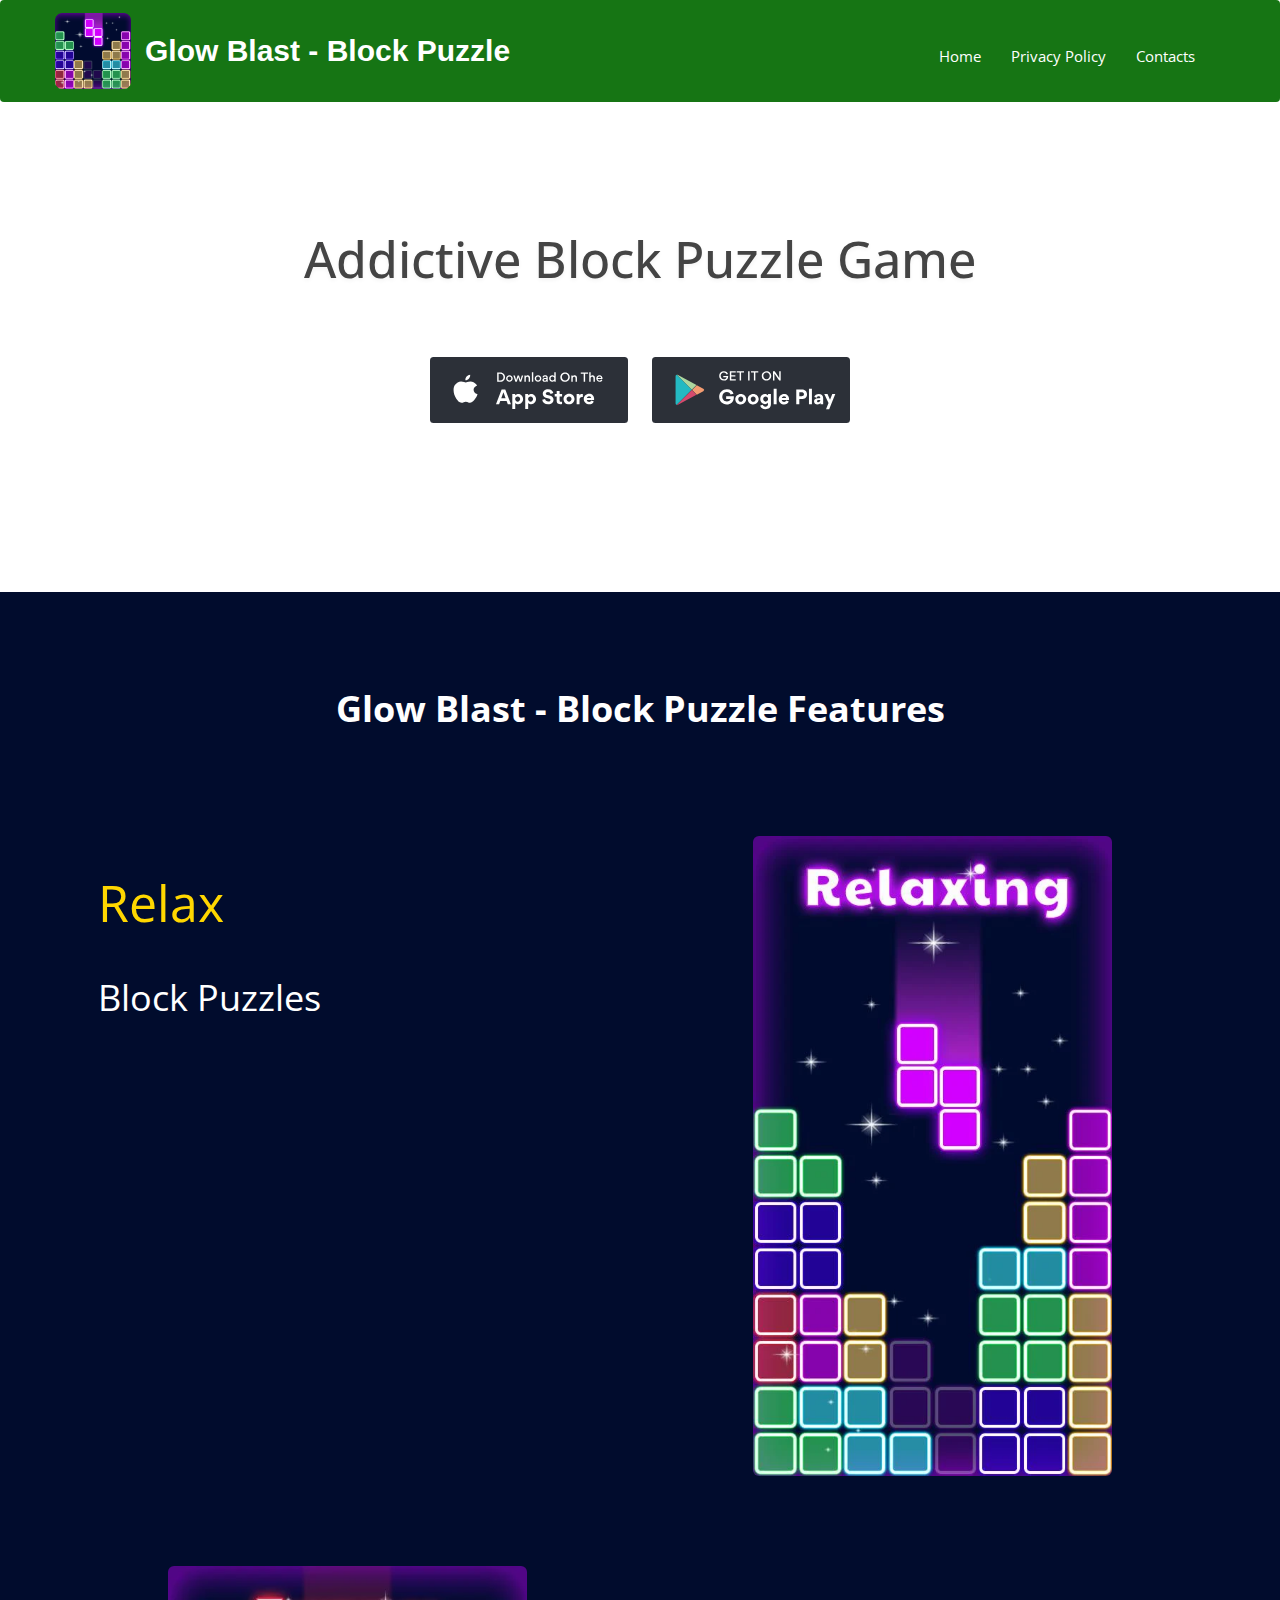
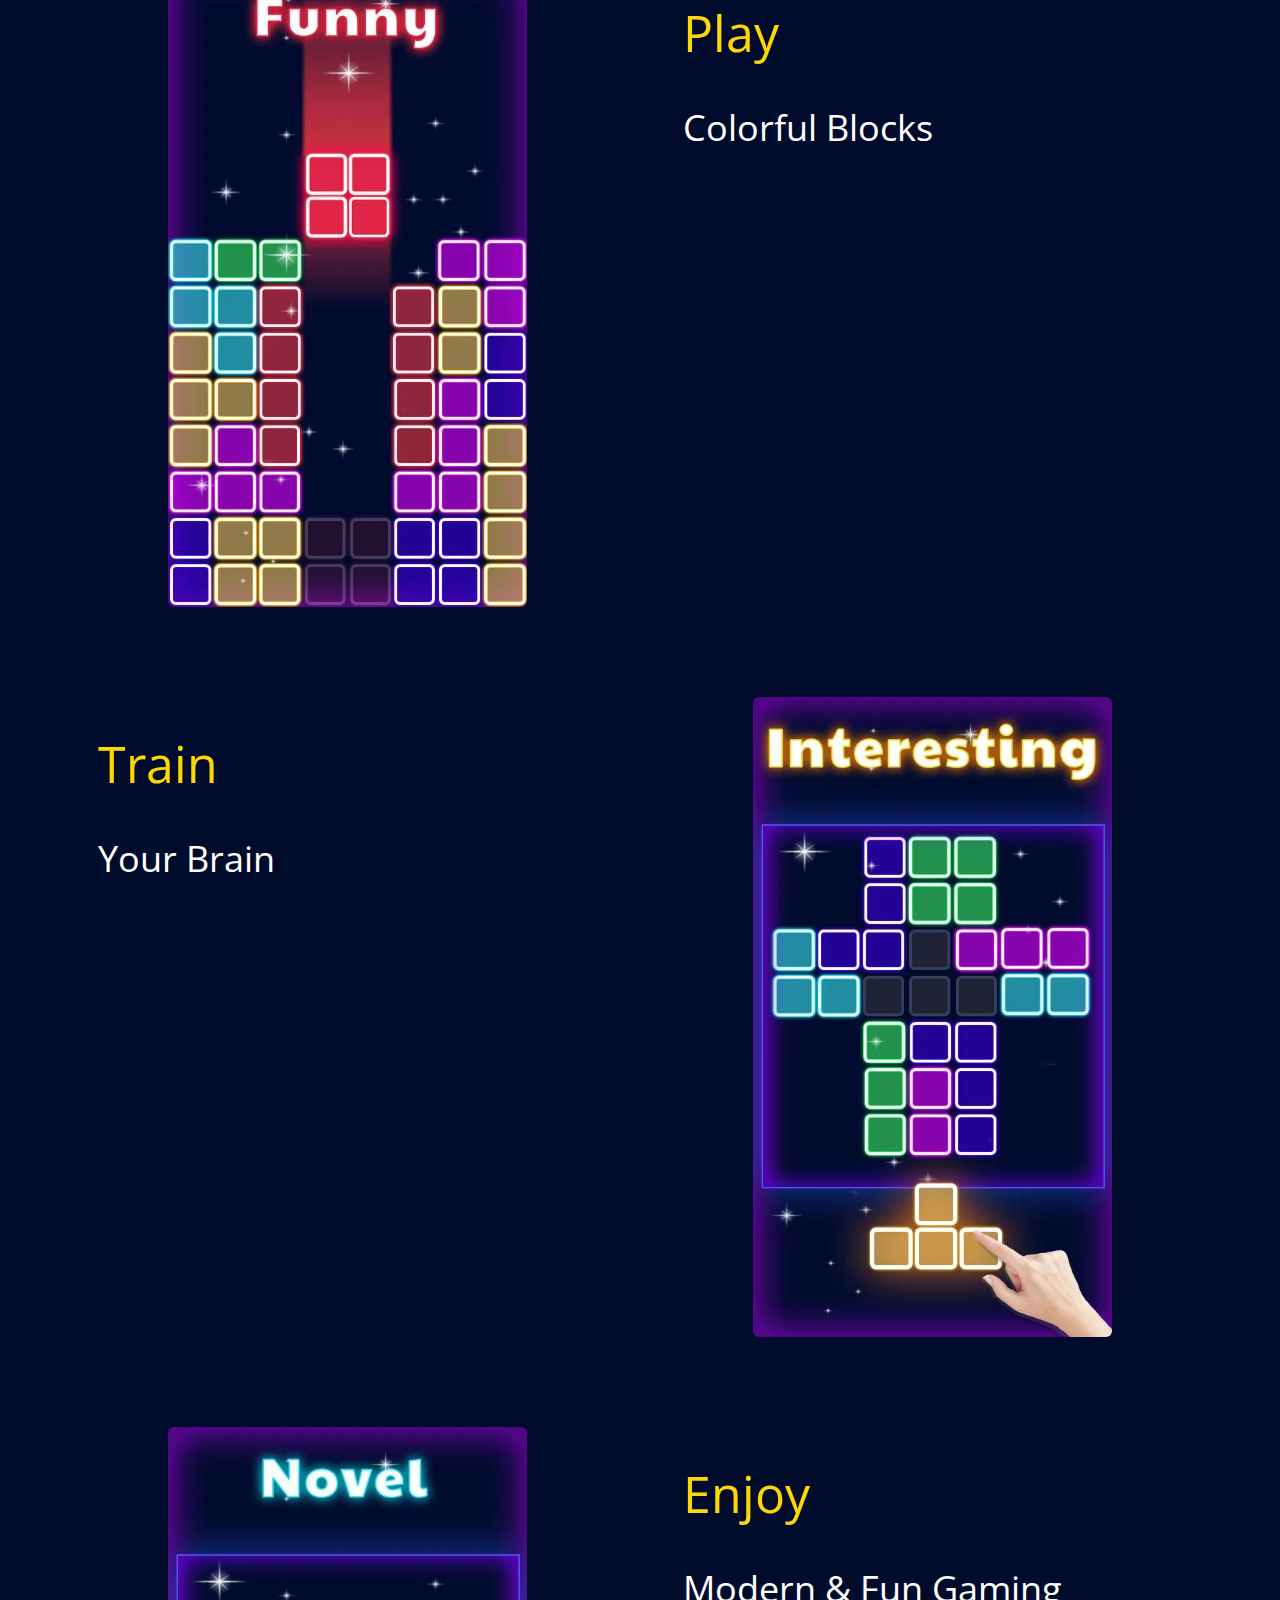
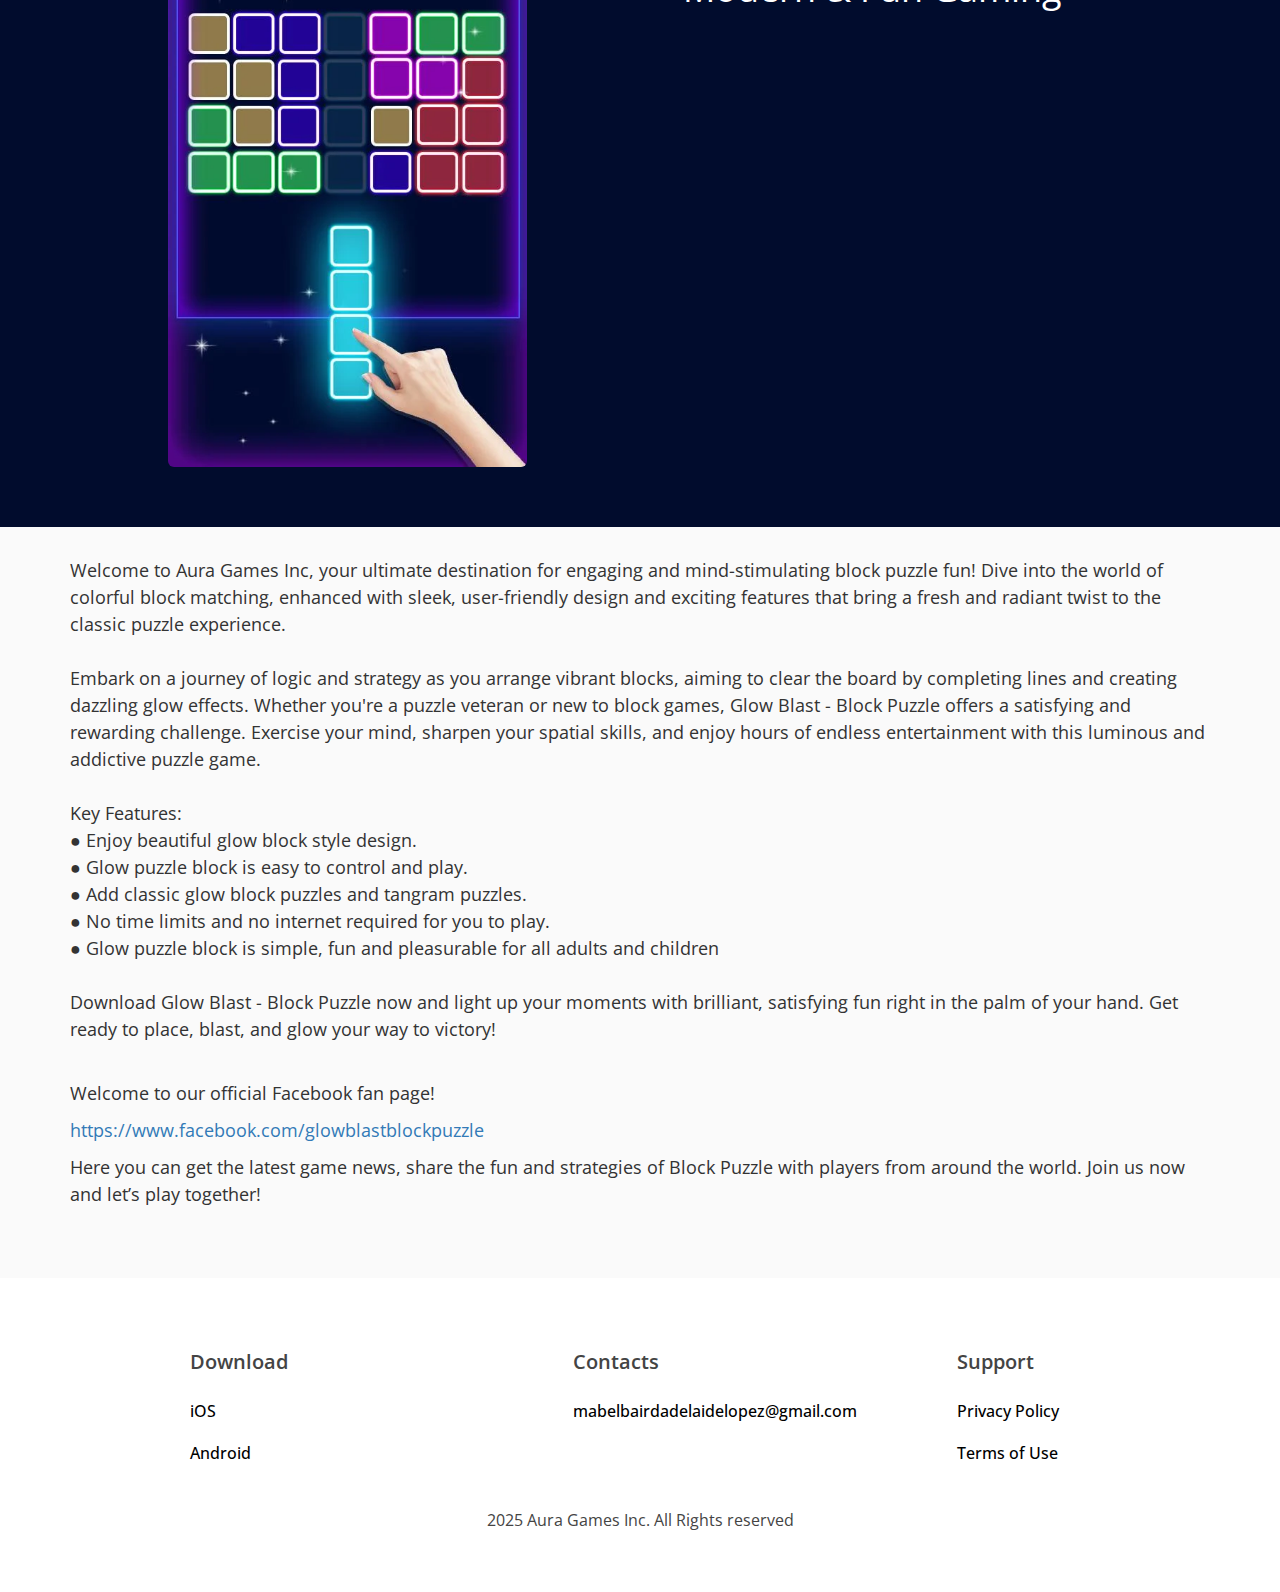
<file: index.html>
<!DOCTYPE html>
<html lang="en">
<head>
    <!-- Google tag (gtag.js) -->
    <script async src="https://www.gom/gtag/js?id=G-1BBG59MH84"></script>
    <script>oogletagmanager.c
        window.dataLayer = window.dataLayer || [];
        function gtag(){dataLayer.push(arguments);}
        gtag('js', new Date());

        gtag('config', 'G-1BBG59MH84');
    </script>
    <meta charset="UTF-8">
    <meta name="viewport"
          content="width=device-width,initial-scale=1,user-scalable=0,minimum-scale=1,maximum-scale=1,minimal-ui,viewport-fit=cover">
    <meta http-equiv="X-UA-Compatible" content="IE=edge,chrome=1">
    <meta name="google-play-app" content="app-id=com.happy.solitaire.card.puzzles">
    <meta name="apple-mobile-web-app-capable" content="yes">
    <meta name="apple-mobile-web-app-status-bar-style" content="default">
    <meta name="screen-orientation" content="portrait">
    <meta name="x5-orientation" content="portrait">

    <link rel="apple-touch-icon" sizes="57x57" href="/apple-icon-57x57.png">
    <link rel="apple-touch-icon" sizes="60x60" href="/apple-icon-60x60.png">
    <link rel="apple-touch-icon" sizes="72x72" href="/apple-icon-72x72.png">
    <link rel="apple-touch-icon" sizes="76x76" href="/apple-icon-76x76.png">
    <link rel="apple-touch-icon" sizes="114x114" href="/apple-icon-114x114.png">
    <link rel="apple-touch-icon" sizes="120x120" href="/apple-icon-120x120.png">
    <link rel="apple-touch-icon" sizes="144x144" href="/apple-icon-144x144.png">
    <link rel="apple-touch-icon" sizes="152x152" href="/apple-icon-152x152.png">
    <link rel="apple-touch-icon" sizes="180x180" href="/apple-icon-180x180.png">
    <link rel="icon" type="image/png" sizes="192x192" href="/android-icon-192x192.png">
    <link rel="icon" type="image/png" sizes="32x32" href="/favicon-32x32.png">
    <link rel="icon" type="image/png" sizes="96x96" href="/favicon-96x96.png">
    <link rel="icon" type="image/png" sizes="16x16" href="/favicon-16x16.png">

    <meta name="description" content="">
    <meta name="keywords" content="">

    <meta property="og:title" content="">
    <meta property="og:site_name" content="">
    <meta property="og:description" content="">
    <meta property="og:url" content="">
    <meta property="og:type" content="">
    <meta property="og:image" content="">
    <meta property="og:image:width" content="512">
    <meta property="og:image:height" content="512">

    <meta name="twitter:card" content="">
    <meta name="twitter:title" content="">
    <meta name="twitter:description" content="">
    <meta name="twitter:image" content="">

    <meta name="msapplication-TileColor" content="#ffffff">
    <meta name="msapplication-TileImage" content="/ms-icon-144x144.png">
    <meta name="theme-color" content="#ffffff">
    <link rel="shortcut icon" href="/favicon.ico">

    <title>Glow Blast - Block Puzzle</title>

    <link href="https://fonts.googleapis.com/css?family=Open+Sans:300,400,600,700" rel="stylesheet">
    <!--bootstrap-->
    <link rel="stylesheet" href="css/bootstrap.min.css">
    <link rel="stylesheet" href="css/index.css">

</head>
<body>

<nav class="navbar common-nav" role="navigation">
    <div class="container">
        <div class="navbar-header">
            <button type="button" class="navbar-toggle collapsed" data-toggle="collapse" data-target="#navbar"
                    aria-expanded="false" aria-controls="navbar" style="margin-top: 32px;">
                <span class="sr-only">Toggle navigation</span>
                <span class="icon-bar"></span>
                <span class="icon-bar"></span>
                <span class="icon-bar"></span>
            </button>
            <a class="navbar-brand" href="index.html">Glow Blast - Block Puzzle</a>
        </div>
        <div id="navbar" class="collapse navbar-collapse">
            <ul class="nav navbar-nav navbar-right">
                <li class="active"><a href="index.html">Home</a></li>
                <li><a href="PrivacyPolicy.html">Privacy Policy</a></li>
                <li><a href="mailto:mabelbairdadelaidelopez@gmail.com">Contacts</a></li>
            </ul>
        </div>
    </div>
</nav>


<div class="title-bg">
    <div class="container">
        <div class="row">
            <div class="col-md-12">
                <div class="head-title-box">
                    <h1 class="head-title">Addictive Block Puzzle Game</h1>
                </div>
            </div>
        </div>
        <div class="row">
            <div class="btn-box">
                <a onclick="jumpIos()">
                    <img src="./img/app-store.svg" alt="app store" class="SVG inline-block">
                </a>
                <a onclick="jumpApp()">
                    <img src="./img/google-play.svg" alt="app store" class="SVG inline-block">
                </a>
            </div>
        </div>
    </div>
</div>

<div class="bg-box">

    <div class="features-item">
        <div class="container">
            <div class="row">
                <div class="col-md-12">
                    <div style="max-width: 700px;margin: 0 auto;text-align: center">
                        <h2 class="features-top">Glow Blast - Block Puzzle Features</h2>
                    </div>
                </div>
            </div>
        </div>
    </div>


    <div class="features-item">
        <div class="container">
            <div class="row">
                <div class="col-md-6">
                    <div style="max-width:500px;margin: auto; padding-top: 30px">
                        <p class="features-title">Relax</p>
                        <p class="features-subtitle">Block Puzzles</p>
                    </div>
                </div>
                <div class="col-md-6">
                    <div style="max-width:360px; margin: auto;">
                        <img src="./img/relaxing.png"
                             class="img-responsive center-block img-rounded">
                    </div>
                </div>
            </div>
        </div>
    </div>

    <div class="features-item">
        <div class="container">
            <div class="row">
                <div class="col-md-6 col-md-push-6">
                    <div style="max-width:500px; margin: auto; padding-top: 30px">
                        <p class="features-title">Play</p>
                        <p class="features-subtitle">Colorful Blocks</p>
                    </div>
                </div>
                <div class="col-md-6 col-md-pull-6">
                    <div style="max-width:360px; margin: auto;">
                        <img src="./img/funny.png"
                             class="img-responsive center-block img-rounded">
                    </div>
                </div>
            </div>
        </div>
    </div>

    <div class="features-item">
        <div class="container">
            <div class="row">
                <div class="col-md-6">
                    <div style="max-width:500px;margin: auto; padding-top: 30px">
                        <p class="features-title">Train</p>
                        <p class="features-subtitle">Your Brain</p>
                    </div>
                </div>
                <div class="col-md-6">
                    <div style="max-width:360px; margin: auto;">
                        <img src="./img/instresting.png"
                             class="img-responsive center-block img-rounded">
                    </div>
                </div>
            </div>
        </div>
    </div>

    <div class="features-item">
        <div class="container">
            <div class="row">
                <div class="col-md-6 col-md-push-6">
                    <div style="max-width:500px; margin: auto; padding-top: 30px">
                        <p class="features-title">Enjoy</p>
                        <p class="features-subtitle">Modern & Fun Gaming</p>
                    </div>
                </div>
                <div class="col-md-6 col-md-pull-6">
                    <div style="max-width:360px; margin: auto;">
                        <img src="./img/novel.png"
                             class="img-responsive center-block img-rounded">
                    </div>
                </div>
            </div>
        </div>
    </div>
</div>

<div id="descPage">
    <div class="container">
        <p jsname="sngebd">Welcome to Aura Games Inc, your ultimate destination for engaging and mind-stimulating block puzzle fun! Dive into the world of colorful block matching, enhanced with sleek, user-friendly design and exciting features that bring a fresh and radiant twist to the classic puzzle experience.<br><br>

            Embark on a journey of logic and strategy as you arrange vibrant blocks, aiming to clear the board by completing lines and creating dazzling glow effects. Whether you're a puzzle veteran or new to block games, Glow Blast - Block Puzzle offers a satisfying and rewarding challenge. Exercise your mind, sharpen your spatial skills, and enjoy hours of endless entertainment with this luminous and addictive puzzle game.<br><br>

            Key Features:<br>
            ● Enjoy beautiful glow block style design.<br>
            ● Glow puzzle block is easy to control and play.<br>
            ● Add classic glow block puzzles and tangram puzzles.<br>
            ● No time limits and no internet required for you to play.<br>
            ● Glow puzzle block is simple, fun and pleasurable for all adults and children<br><br>

            Download Glow Blast - Block Puzzle now and light up your moments with brilliant, satisfying fun right in the palm of your hand. Get ready to place, blast, and glow your way to victory!<br><br>
			
            <p>Welcome to our official Facebook fan page!</p>
			<p><a href="https://www.facebook.com/glowblastblockpuzzle">https://www.facebook.com/glowblastblockpuzzle</a></p>
			<p>Here you can get the latest game news, share the fun and strategies of Block Puzzle with players from around the world. Join us now and let’s play together!</p><br>
	</p>
	</div>
</div>


<div class="container footer">
    <div class="row">
        <div class="col-md-3">
            <div class="footer-item">
                <h4>Download</h4>
                <p><a href="https://play.google.com/store/apps/details?id=com.glow.block.puzzle.classicpuzzlegame">iOS</a></p>
                <p><a href="https://play.google.com/store/apps/details?id=com.glow.block.puzzle.classicpuzzlegame">Android</a></p>
            </div>
        </div>
        <div class="col-md-3">
            <div class="footer-item">
                <h4>Contacts</h4>
                <p><a href="mailto:mabelbairdadelaidelopez@gmail.com"><span>mabelbairdadelaidelopez@gmail.com</span></a></p>
            </div>
        </div>
        <div class="col-md-3">
            <div class="footer-item">
                <h4>Support</h4>
                <p><a href="PrivacyPolicy.html">Privacy Policy</a></p>
                <p><a href="Termsofuse.html">Terms of Use</a></p>
            </div>
        </div>
    </div>
    <div class="row">
        <div class="copyright">
            <p>2025 Aura Games Inc. All Rights reserved</p>
        </div>
    </div>
</div>
<script data-cfasync="false" src="/cdn-cgi/scripts/5c5dd728/cloudflare-static/email-decode.min.js"></script><script src="js/jquery.min.js"></script>
<script src="js/bootstrap.min.js"></script>
<script>
    function jumpApp() {
        var url = 'https://play.google.com/store/apps/details?id=com.glow.block.puzzle.classicpuzzlegame';
        if (!!window.location.search) {
            url += '&referrer=' + encodeURIComponent(window.location.search.substr(1))
        } else {
            url += '&referrer=' + encodeURIComponent("utm_source=home_page")
        }
        window.open(url)
    }

    function jumpIos() {
        var url = 'https://play.google.com/store/apps/details?id=com.glow.block.puzzle.classicpuzzlegame';
        window.open(url)
    }

</script>
</body>
</html>
</file>
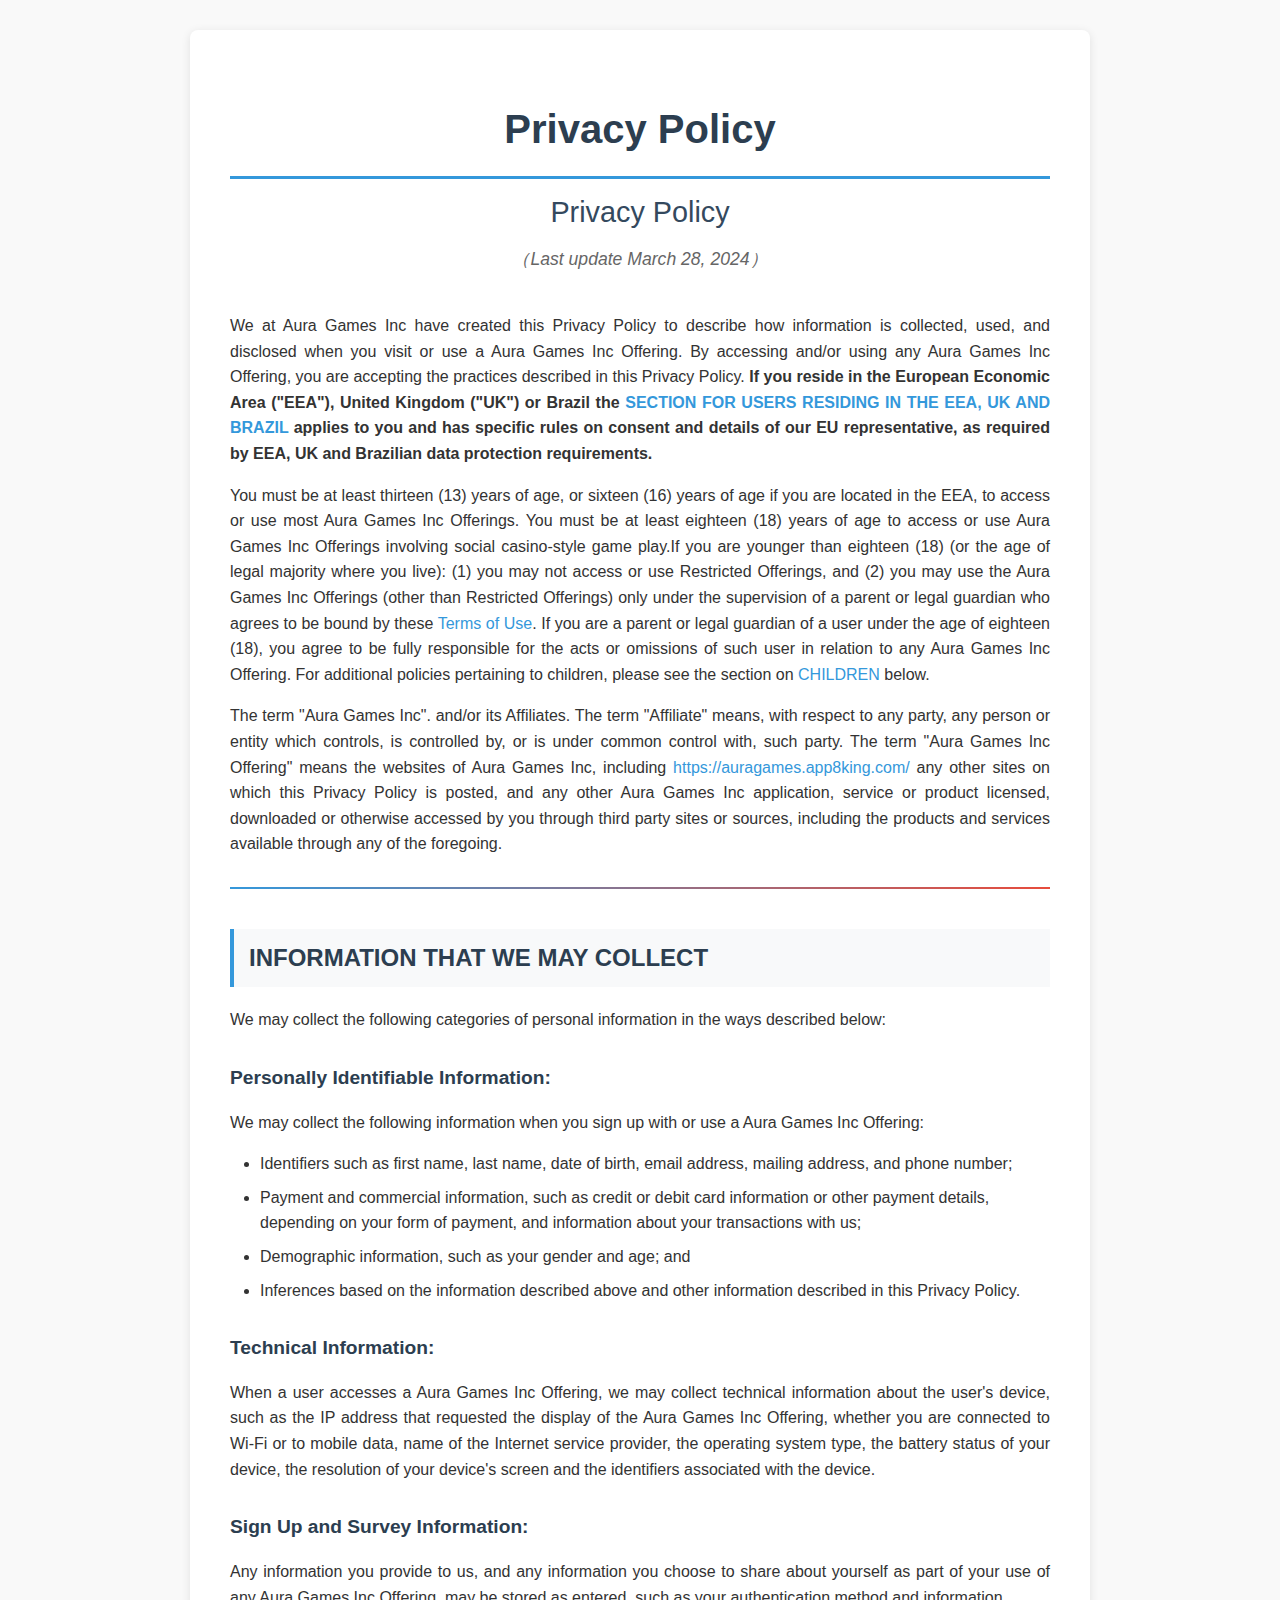
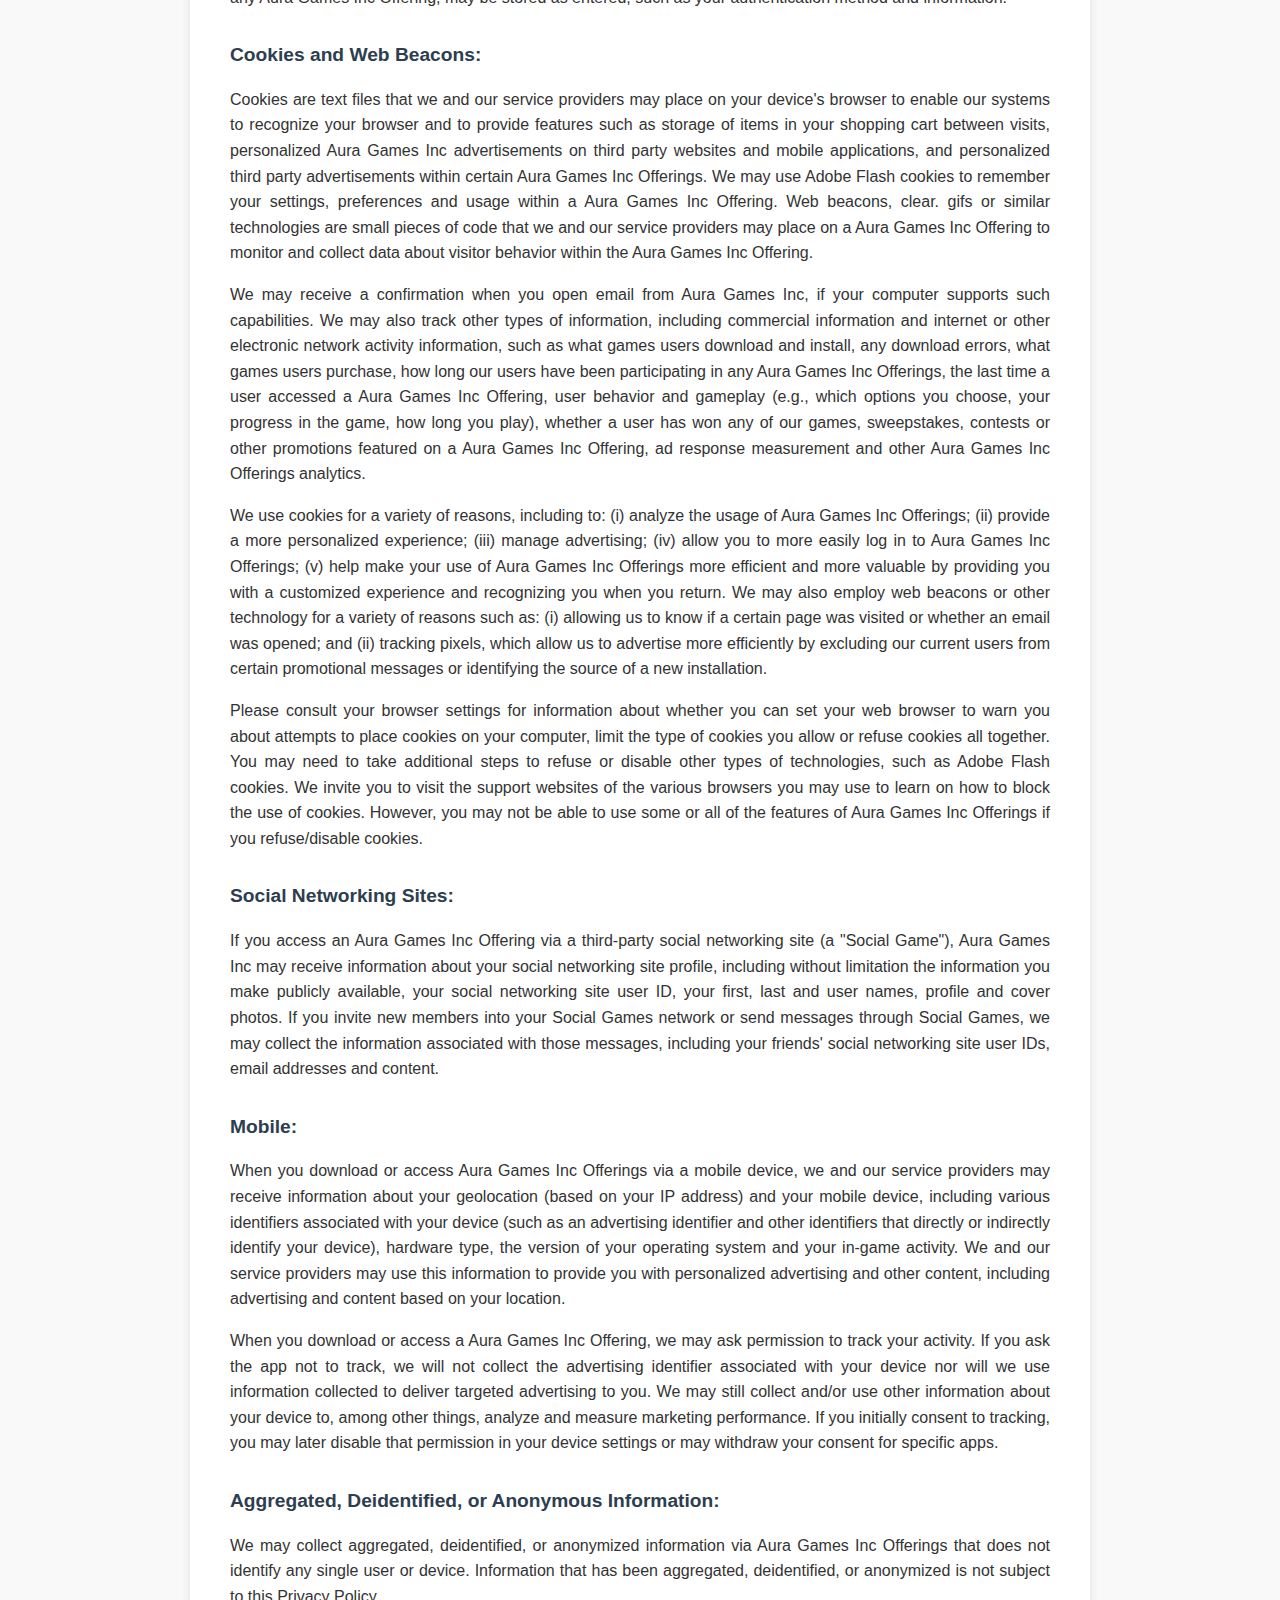
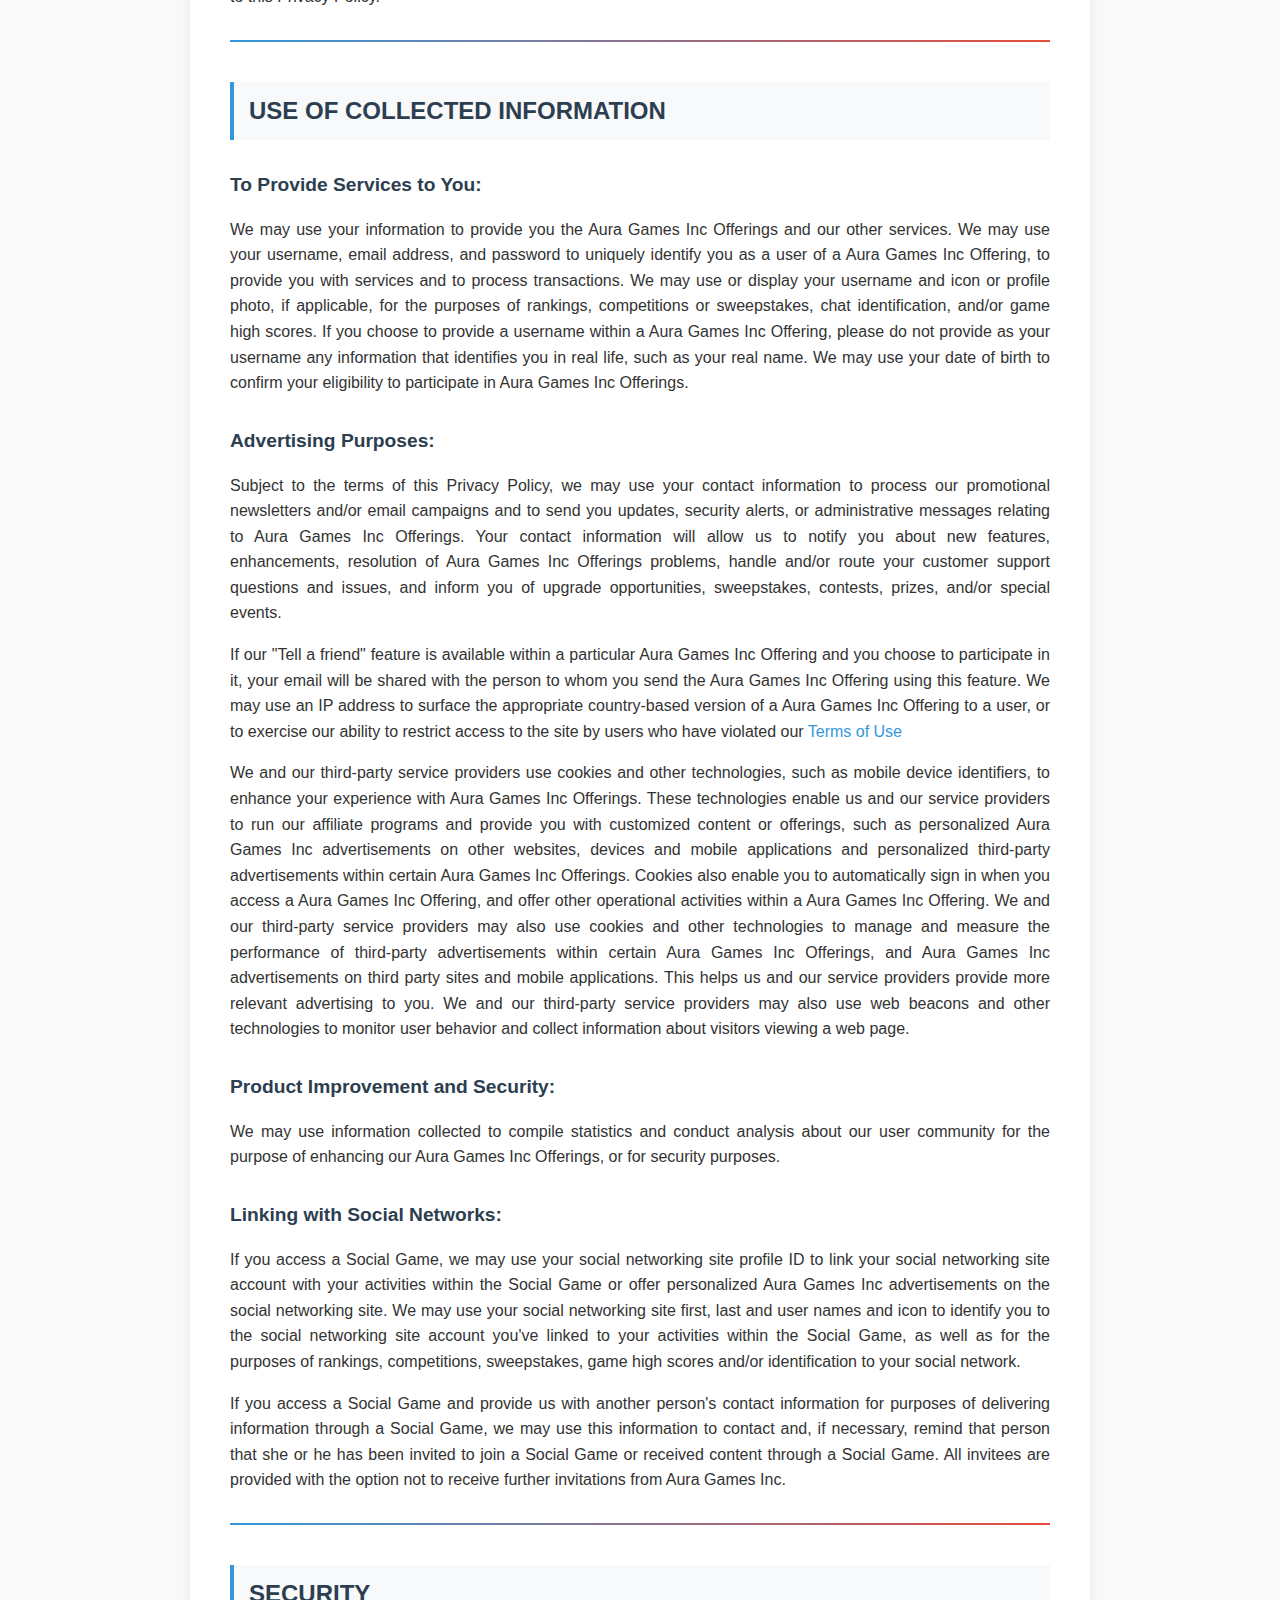
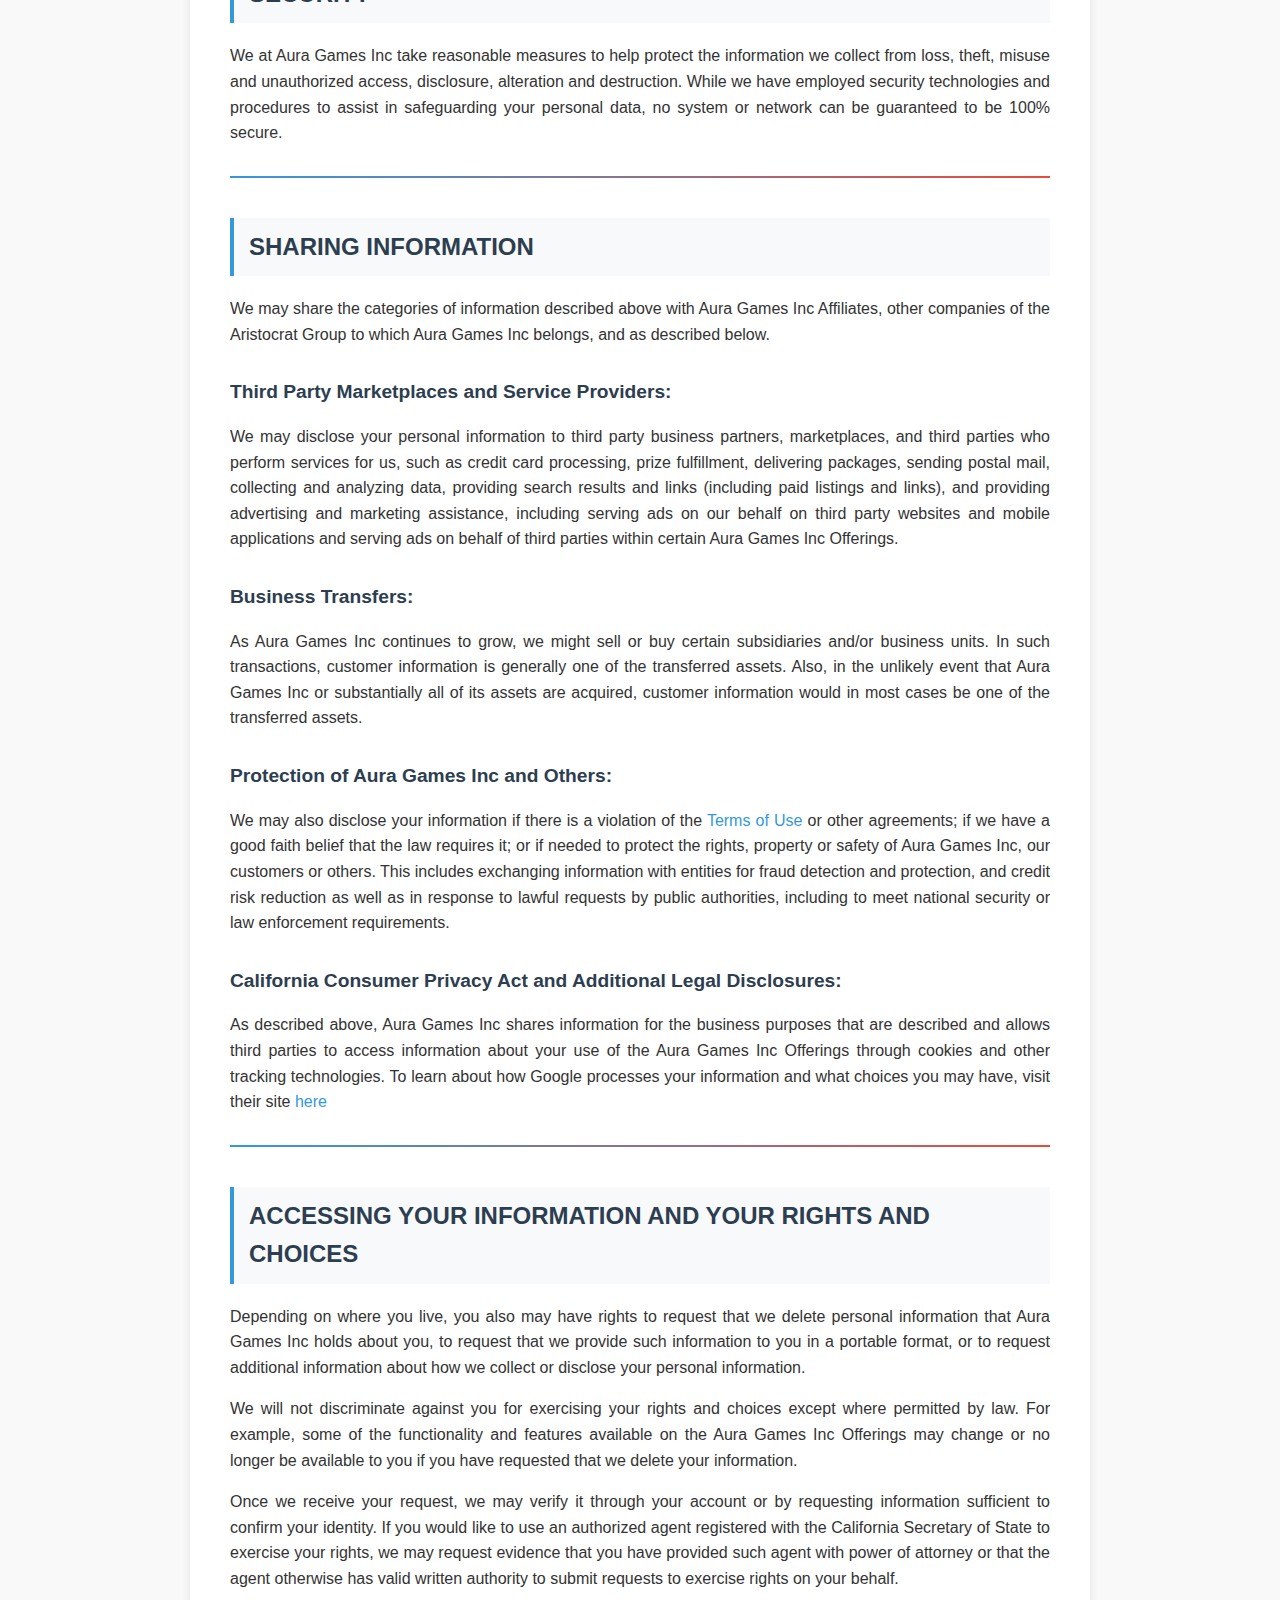
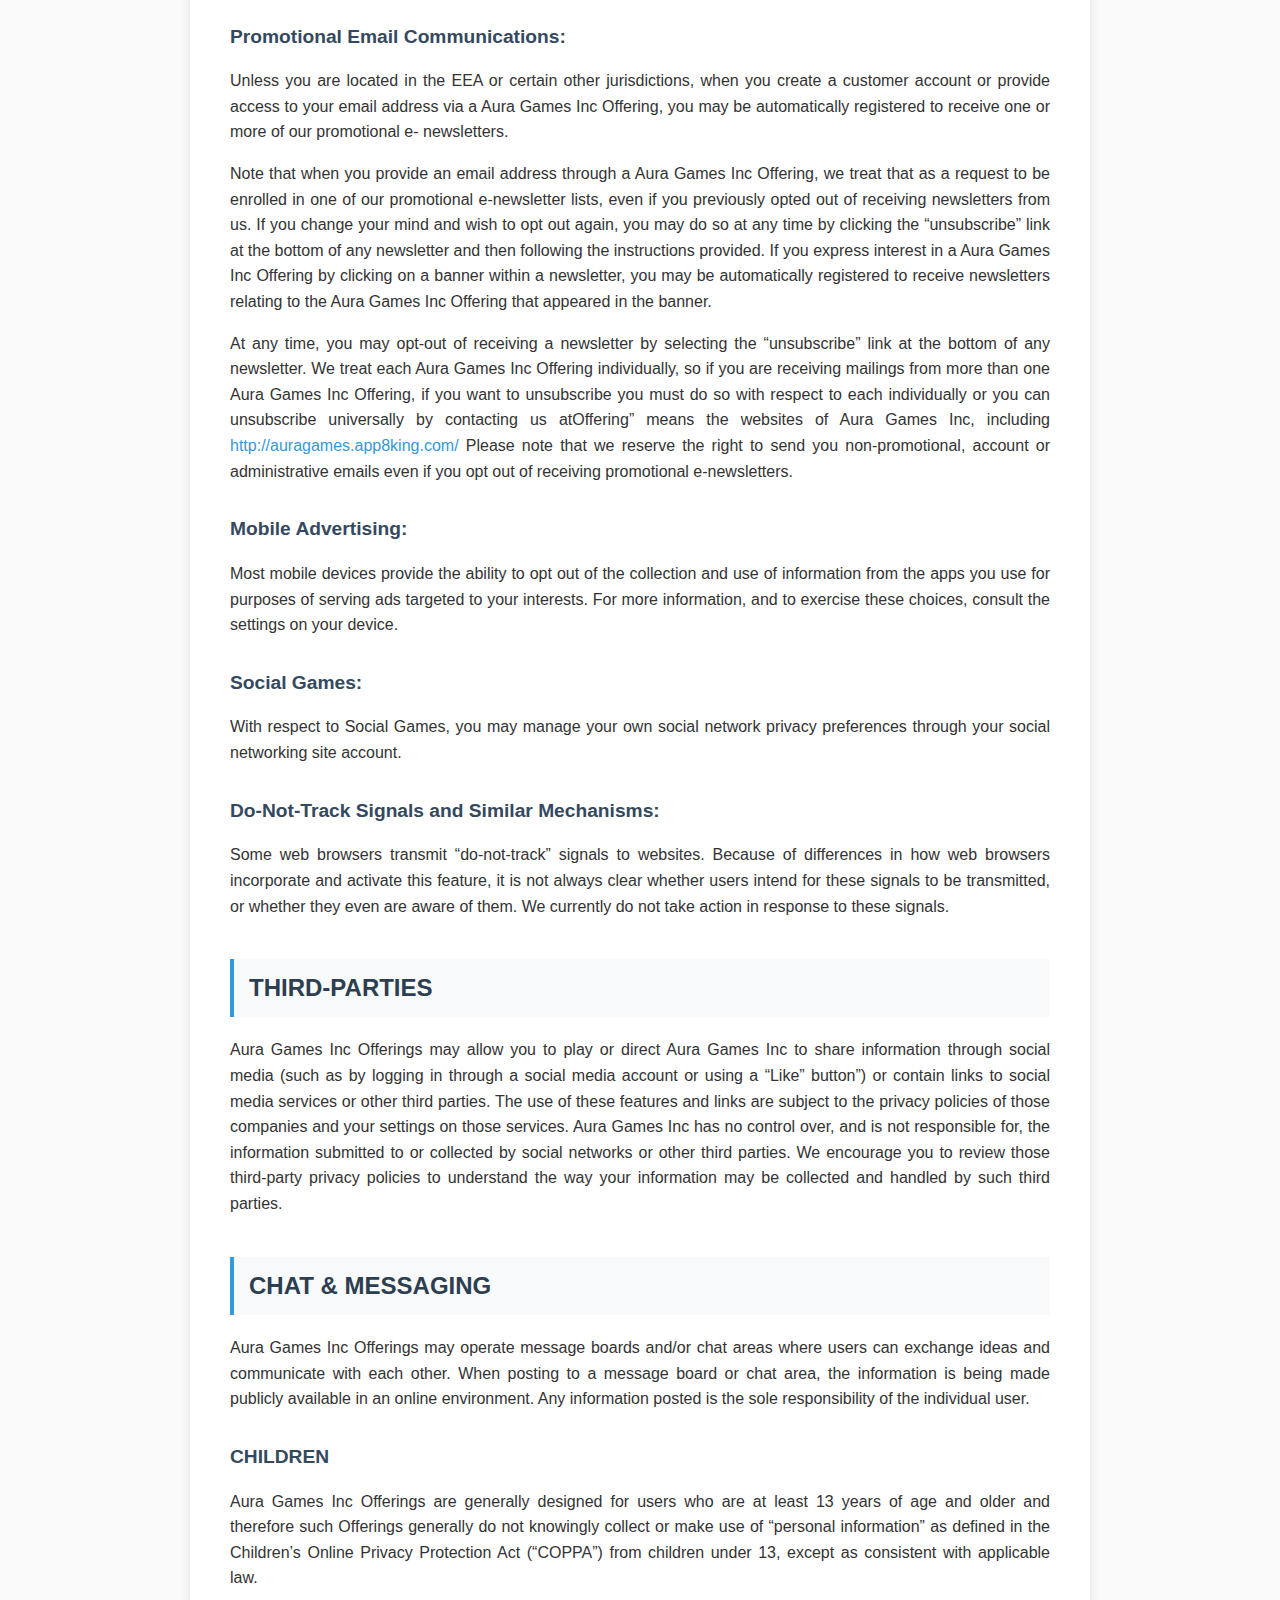
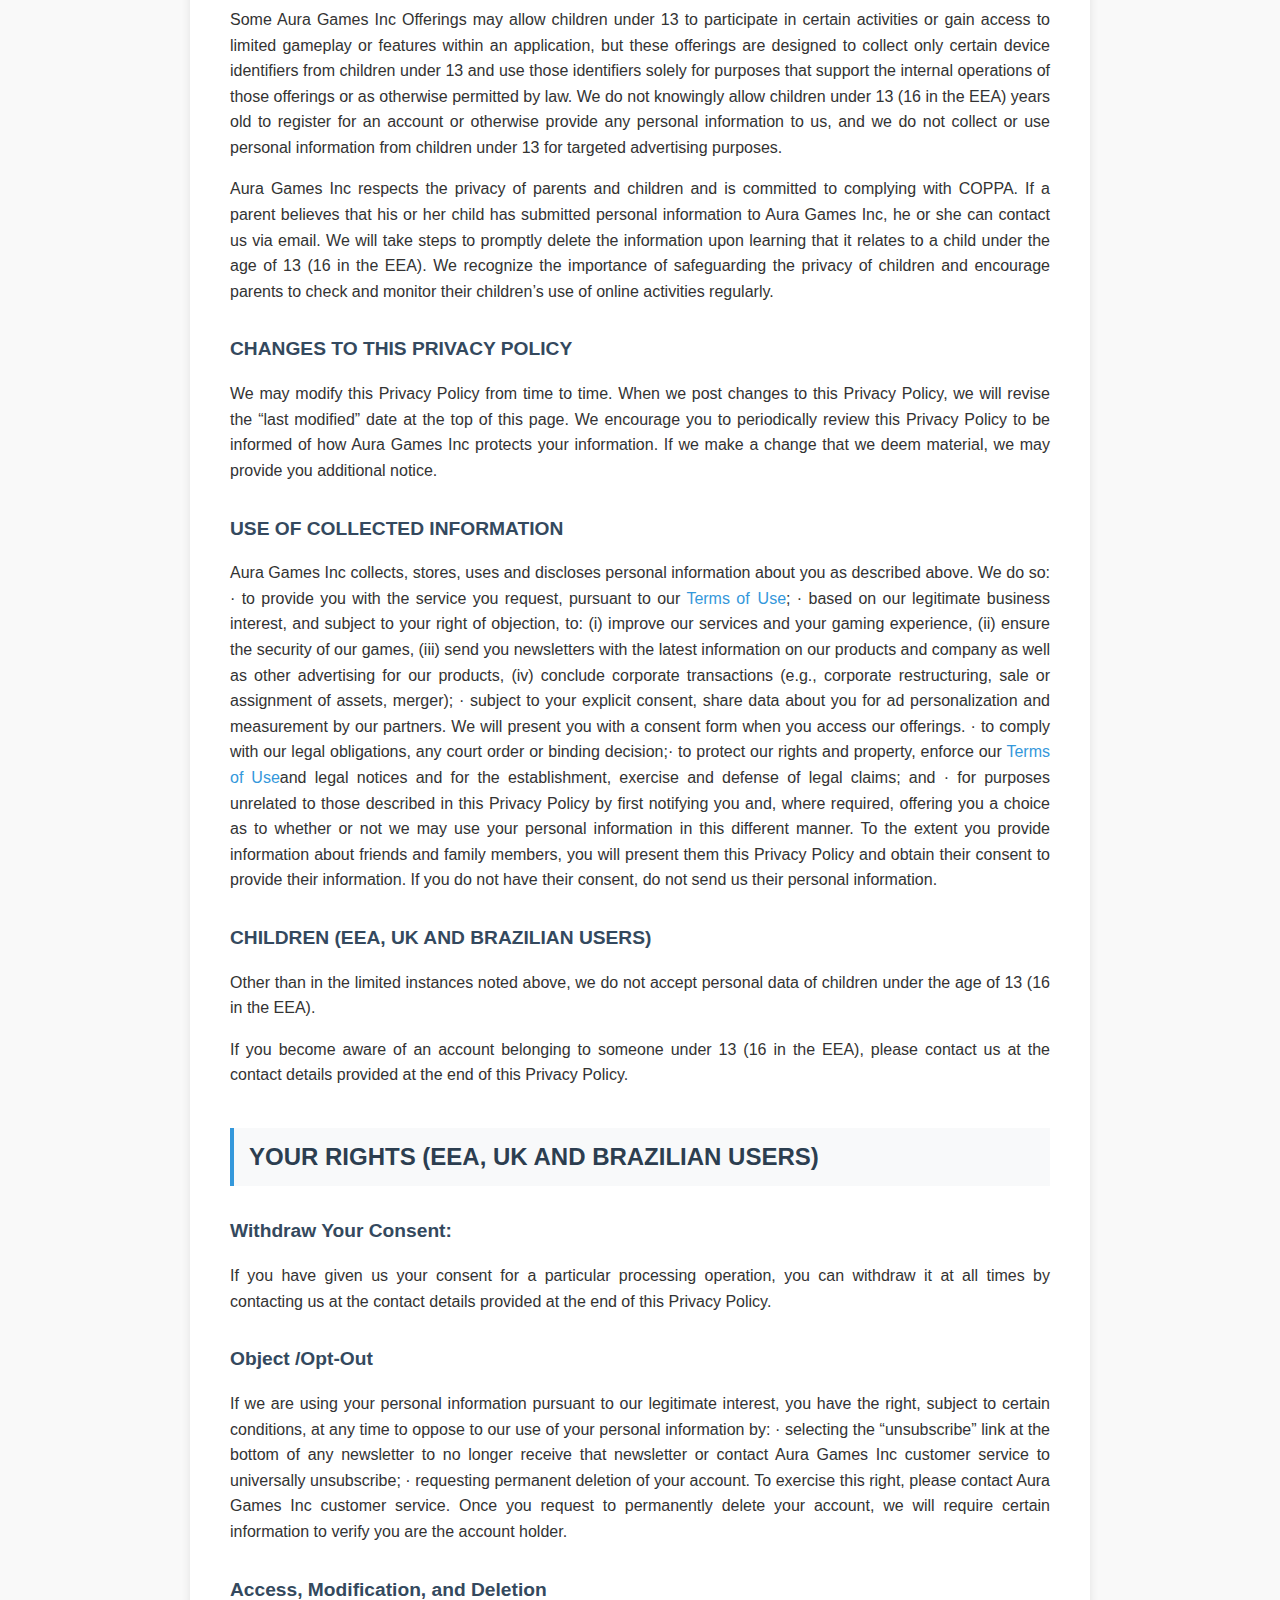
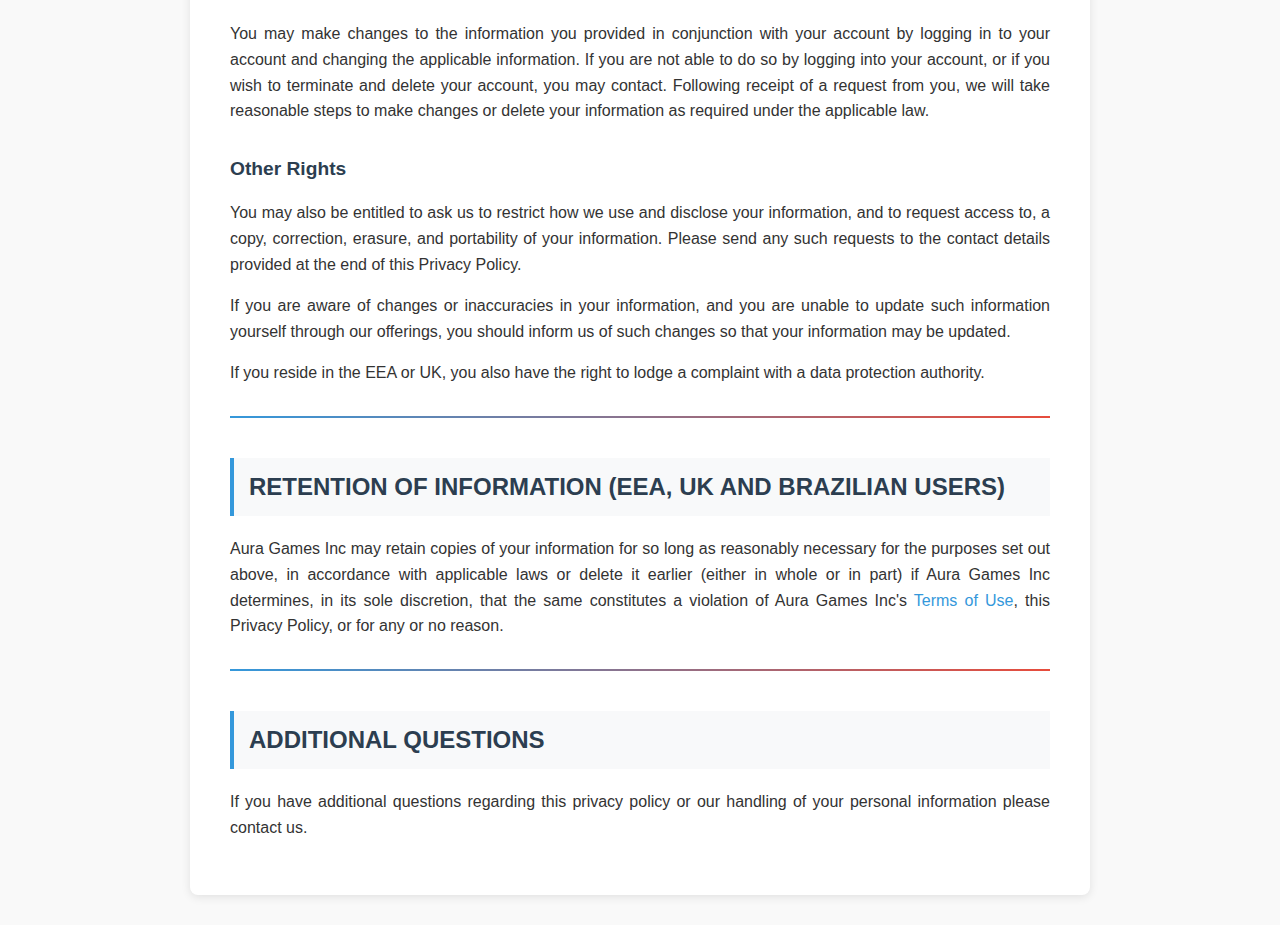
<file: PrivacyPolicy.html>
<!DOCTYPE html>
<html lang="en">
<head>
    <meta charset="UTF-8">
    <meta name="viewport" content="width=device-width, initial-scale=1.0">
    <title>Privacy Policy - Aura Games Inc</title>
    <style>
        body {
            font-family: 'Segoe UI', Tahoma, Geneva, Verdana, sans-serif;
            line-height: 1.6;
            max-width: 900px;
            margin: 0 auto;
            padding: 30px 20px;
            color: #333;
            background-color: #f9f9f9;
        }
        
        .container {
            background-color: white;
            padding: 40px;
            border-radius: 8px;
            box-shadow: 0 2px 10px rgba(0,0,0,0.1);
        }
        
        h1 {
            color: #2c3e50;
            text-align: center;
            border-bottom: 3px solid #3498db;
            padding-bottom: 15px;
            margin-bottom: 10px;
            font-size: 2.5em;
        }
        
        .subtitle {
            text-align: center;
            font-size: 1.8em;
            color: #34495e;
            margin-bottom: 10px;
        }
        
        .update-date {
            text-align: center;
            font-style: italic;
            color: #666;
            margin-bottom: 40px;
            font-size: 1.1em;
        }
        
        h2 {
            color: #2c3e50;
            margin-top: 40px;
            margin-bottom: 20px;
            font-size: 1.5em;
            border-left: 4px solid #3498db;
            padding-left: 15px;
            background-color: #f8f9fa;
            padding: 10px 15px;
        }
        
        h3 {
            color: #34495e;
            margin-top: 30px;
            margin-bottom: 15px;
            font-size: 1.2em;
        }
        
        p {
            margin-bottom: 15px;
            text-align: justify;
            font-size: 1em;
        }
        
        ul {
            margin-bottom: 15px;
            padding-left: 30px;
        }
        
        li {
            margin-bottom: 8px;
        }
        
        .highlight {
            background-color: #fff3cd;
            padding: 2px 6px;
            border-radius: 4px;
            border: 1px solid #ffeaa7;
        }
        
        a {
            color: #3498db;
            text-decoration: none;
        }
        
        a:hover {
            text-decoration: underline;
            color: #2980b9;
        }
        
        strong {
            color: #2c3e50;
        }
        
        .section-divider {
            height: 2px;
            background: linear-gradient(to right, #3498db, #e74c3c);
            margin: 30px 0;
            border: none;
        }
        
        @media (max-width: 768px) {
            .container {
                padding: 20px;
            }
            
            h1 {
                font-size: 2em;
            }
            
            body {
                padding: 15px 10px;
            }
        }
    </style>
</head>
<body>
        
    <div class="container">
        <h1>Privacy Policy</h1>
        
        <div class="subtitle">Privacy Policy</div>
        
        <div class="update-date">（Last update March 28, 2024）</div>
        <p>We at Aura Games Inc have created this Privacy Policy to describe how information is collected, used, and disclosed when you visit or use a Aura Games Inc Offering. By accessing and/or using any Aura Games Inc Offering, you are accepting the practices described in this Privacy Policy.<span style="font-weight: 600;"> If you reside in the European Economic Area ("EEA"), United Kingdom ("UK") or Brazil the <a href="#">SECTION FOR USERS RESIDING IN THE EEA, UK AND BRAZIL</a> applies to you and has specific rules on consent and details of our EU representative, as required by EEA, UK and Brazilian data protection requirements.</span></p>
        
        <p>You must be at least thirteen (13) years of age, or sixteen (16) years of age if you are located in the EEA, to access or use most Aura Games Inc Offerings. You must be at least eighteen (18) years of age to access or use Aura Games Inc Offerings involving social casino-style game play.If you are younger than eighteen (18) (or the age of legal majority where you live): (1) you may not access or use Restricted Offerings, and (2) you may use the Aura Games Inc Offerings (other than Restricted Offerings) only under the supervision of a parent or legal guardian who agrees to be bound by these <a href="Termsofuse.html">Terms of Use</a>. If you are a parent or legal guardian of a user under the age of eighteen (18), you agree to be fully responsible for the acts or omissions of such user in relation to any Aura Games Inc Offering. For additional policies pertaining to children, please see the section on <a href="#">CHILDREN</a> below.</p>
        
        <p>The term "Aura Games Inc". and/or its Affiliates. The term "Affiliate" means, with respect to any party, any person or entity which controls, is controlled by, or is under common control with, such party. The term "Aura Games Inc Offering" means the websites of Aura Games Inc, including <span ><a href="https://auragames.app8king.com/">https://auragames.app8king.com/</a></span> any other sites on which this Privacy Policy is posted, and any other Aura Games Inc application, service or product licensed, downloaded or otherwise accessed by you through third party sites or sources, including the products and services available through any of the foregoing.</p>
        
        <hr class="section-divider">
        
        <h2>INFORMATION THAT WE MAY COLLECT</h2>
        
        <p>We may collect the following categories of personal information in the ways described below:</p>
        
        <h3><strong>Personally Identifiable Information:</strong></h3>
        
        <p>We may collect the following information when you sign up with or use a Aura Games Inc Offering:</p>
        
        <ul>
            <li>Identifiers such as first name, last name, date of birth, email address, mailing address, and phone number;</li>
            <li>Payment and commercial information, such as credit or debit card information or other payment details, depending on your form of payment, and information about your transactions with us;</li>
            <li>Demographic information, such as your gender and age; and</li>
            <li>Inferences based on the information described above and other information described in this Privacy Policy.</li>
        </ul>
        
        <h3><strong>Technical Information:</strong></h3>
        
        <p>When a user accesses a Aura Games Inc Offering, we may collect technical information about the user's device, such as the IP address that requested the display of the Aura Games Inc Offering, whether you are connected to Wi-Fi or to mobile data, name of the Internet service provider, the operating system type, the battery status of your device, the resolution of your device's screen and the identifiers associated with the device.</p>
        
        <h3><strong>Sign Up and Survey Information:</strong></h3>
        
        <p>Any information you provide to us, and any information you choose to share about yourself as part of your use of any Aura Games Inc Offering, may be stored as entered, such as your authentication method and information.</p>
        
        <h3><strong>Cookies and Web Beacons:</strong></h3>
        
        <p>Cookies are text files that we and our service providers may place on your device's browser to enable our systems to recognize your browser and to provide features such as storage of items in your shopping cart between visits, personalized Aura Games Inc advertisements on third party websites and mobile applications, and personalized third party advertisements within certain Aura Games Inc Offerings. We may use Adobe Flash cookies to remember your settings, preferences and usage within a Aura Games Inc Offering. Web beacons, clear. gifs or similar technologies are small pieces of code that we and our service providers may place on a Aura Games Inc Offering to monitor and collect data about visitor behavior within the Aura Games Inc Offering.</p>
        
        <p>We may receive a confirmation when you open email from Aura Games Inc, if your computer supports such capabilities. We may also track other types of information, including commercial information and internet or other electronic network activity information, such as what games users download and install, any download errors, what games users purchase, how long our users have been participating in any Aura Games Inc Offerings, the last time a user accessed a Aura Games Inc Offering, user behavior and gameplay (e.g., which options you choose, your progress in the game, how long you play), whether a user has won any of our games, sweepstakes, contests or other promotions featured on a Aura Games Inc Offering, ad response measurement and other Aura Games Inc Offerings analytics.</p>
        
        <p>We use cookies for a variety of reasons, including to: (i) analyze the usage of Aura Games Inc Offerings; (ii) provide a more personalized experience; (iii) manage advertising; (iv) allow you to more easily log in to Aura Games Inc Offerings; (v) help make your use of Aura Games Inc Offerings more efficient and more valuable by providing you with a customized experience and recognizing you when you return. We may also employ web beacons or other technology for a variety of reasons such as: (i) allowing us to know if a certain page was visited or whether an email was opened; and (ii) tracking pixels, which allow us to advertise more efficiently by excluding our current users from certain promotional messages or identifying the source of a new installation.</p>
        
        <p>Please consult your browser settings for information about whether you can set your web browser to warn you about attempts to place cookies on your computer, limit the type of cookies you allow or refuse cookies all together. You may need to take additional steps to refuse or disable other types of technologies, such as Adobe Flash cookies. We invite you to visit the support websites of the various browsers you may use to learn on how to block the use of cookies. However, you may not be able to use some or all of the features of Aura Games Inc Offerings if you refuse/disable cookies.</p>
        
        <h3><strong>Social Networking Sites:</strong></h3>
        
        <p>If you access an Aura Games Inc Offering via a third-party social networking site (a "Social Game"), Aura Games Inc may receive information about your social networking site profile, including without limitation the information you make publicly available, your social networking site user ID, your first, last and user names, profile and cover photos. If you invite new members into your Social Games network or send messages through Social Games, we may collect the information associated with those messages, including your friends' social networking site user IDs, email addresses and content.</p>
        
        <h3><strong>Mobile:</strong></h3>
        
        <p>When you download or access Aura Games Inc Offerings via a mobile device, we and our service providers may receive information about your geolocation (based on your IP address) and your mobile device, including various identifiers associated with your device (such as an advertising identifier and other identifiers that directly or indirectly identify your device), hardware type, the version of your operating system and your in-game activity. We and our service providers may use this information to provide you with personalized advertising and other content, including advertising and content based on your location.</p>
        
        <p>When you download or access a Aura Games Inc Offering, we may ask permission to track your activity. If you ask the app not to track, we will not collect the advertising identifier associated with your device nor will we use information collected to deliver targeted advertising to you. We may still collect and/or use other information about your device to, among other things, analyze and measure marketing performance. If you initially consent to tracking, you may later disable that permission in your device settings or may withdraw your consent for specific apps.</p>
        
        <h3><strong>Aggregated, Deidentified, or Anonymous Information:</strong></h3>
        
        <p>We may collect aggregated, deidentified, or anonymized information via Aura Games Inc Offerings that does not identify any single user or device. Information that has been aggregated, deidentified, or anonymized is not subject to this Privacy Policy.</p>
        
        <hr class="section-divider">
        
        <h2>USE OF COLLECTED INFORMATION</h2>
        
        <h3><strong>To Provide Services to You:</strong></h3>
        
        <p>We may use your information to provide you the Aura Games Inc Offerings and our other services. We may use your username, email address, and password to uniquely identify you as a user of a Aura Games Inc Offering, to provide you with services and to process transactions. We may use or display your username and icon or profile photo, if applicable, for the purposes of rankings, competitions or sweepstakes, chat identification, and/or game high scores. If you choose to provide a username within a Aura Games Inc Offering, please do not provide as your username any information that identifies you in real life, such as your real name. We may use your date of birth to confirm your eligibility to participate in Aura Games Inc Offerings.</p>
        
        <h3><strong>Advertising Purposes:</strong></h3>
        
        <p>Subject to the terms of this Privacy Policy, we may use your contact information to process our promotional newsletters and/or email campaigns and to send you updates, security alerts, or administrative messages relating to Aura Games Inc Offerings. Your contact information will allow us to notify you about new features, enhancements, resolution of Aura Games Inc Offerings problems, handle and/or route your customer support questions and issues, and inform you of upgrade opportunities, sweepstakes, contests, prizes, and/or special events.</p>
        
        <p>If our "Tell a friend" feature is available within a particular Aura Games Inc Offering and you choose to participate in it, your email will be shared with the person to whom you send the Aura Games Inc Offering using this feature. We may use an IP address to surface the appropriate country-based version of a Aura Games Inc Offering to a user, or to exercise our ability to restrict access to the site by users who have violated our <a href="Termsofuse.html">Terms of Use</a></p>
        
        <p>We and our third-party service providers use cookies and other technologies, such as mobile device identifiers, to enhance your experience with Aura Games Inc Offerings. These technologies enable us and our service providers to run our affiliate programs and provide you with customized content or offerings, such as personalized Aura Games Inc advertisements on other websites, devices and mobile applications and personalized third-party advertisements within certain Aura Games Inc Offerings. Cookies also enable you to automatically sign in when you access a Aura Games Inc Offering, and offer other operational activities within a Aura Games Inc Offering. We and our third-party service providers may also use cookies and other technologies to manage and measure the performance of third-party advertisements within certain Aura Games Inc Offerings, and Aura Games Inc advertisements on third party sites and mobile applications. This helps us and our service providers provide more relevant advertising to you. We and our third-party service providers may also use web beacons and other technologies to monitor user behavior and collect information about visitors viewing a web page.</p>
        
        <h3><strong>Product Improvement and Security:</strong></h3>
        
        <p>We may use information collected to compile statistics and conduct analysis about our user community for the purpose of enhancing our Aura Games Inc Offerings, or for security purposes.</p>
        
        <h3><strong>Linking with Social Networks:</strong></h3>
        
        <p>If you access a Social Game, we may use your social networking site profile ID to link your social networking site account with your activities within the Social Game or offer personalized Aura Games Inc advertisements on the social networking site. We may use your social networking site first, last and user names and icon to identify you to the social networking site account you've linked to your activities within the Social Game, as well as for the purposes of rankings, competitions, sweepstakes, game high scores and/or identification to your social network.</p>
        
        <p>If you access a Social Game and provide us with another person's contact information for purposes of delivering information through a Social Game, we may use this information to contact and, if necessary, remind that person that she or he has been invited to join a Social Game or received content through a Social Game. All invitees are provided with the option not to receive further invitations from Aura Games Inc.</p>
        
        <hr class="section-divider">
        
        <h2>SECURITY</h2>
        
        <p>We at Aura Games Inc take reasonable measures to help protect the information we collect from loss, theft, misuse and unauthorized access, disclosure, alteration and destruction. While we have employed security technologies and procedures to assist in safeguarding your personal data, no system or network can be guaranteed to be 100% secure.</p>
        
        <hr class="section-divider">
        
        <h2>SHARING INFORMATION</h2>
        
        <p>We may share the categories of information described above with Aura Games Inc Affiliates, other companies of the Aristocrat Group to which Aura Games Inc belongs, and as described below.</p>
        
        <h3><strong>Third Party Marketplaces and Service Providers:</strong></h3>
        
        <p>We may disclose your personal information to third party business partners, marketplaces, and third parties who perform services for us, such as credit card processing, prize fulfillment, delivering packages, sending postal mail, collecting and analyzing data, providing search results and links (including paid listings and links), and providing advertising and marketing assistance, including serving ads on our behalf on third party websites and mobile applications and serving ads on behalf of third parties within certain Aura Games Inc Offerings.</p>
        
        <h3><strong>Business Transfers:</strong></h3>
        
        <p>As Aura Games Inc continues to grow, we might sell or buy certain subsidiaries and/or business units. In such transactions, customer information is generally one of the transferred assets. Also, in the unlikely event that Aura Games Inc or substantially all of its assets are acquired, customer information would in most cases be one of the transferred assets.</p>
        
        <h3><strong>Protection of Aura Games Inc and Others:</strong></h3>
        
        <p>We may also disclose your information if there is a violation of the <a href="Termsofuse.html">Terms of Use</a> or other agreements; if we have a good faith belief that the law requires it; or if needed to protect the rights, property or safety of Aura Games Inc, our customers or others. This includes exchanging information with entities for fraud detection and protection, and credit risk reduction as well as in response to lawful requests by public authorities, including to meet national security or law enforcement requirements.</p>
        
        <h3><strong>California Consumer Privacy Act and Additional Legal Disclosures:</strong></h3>
        
        <p>As described above, Aura Games Inc shares information for the business purposes that are described and allows third parties to access information about your use of the Aura Games Inc Offerings through cookies and other tracking technologies. To learn about how Google processes your information and what choices you may have, visit their site <a href="#">here</a></p>
        
        <hr class="section-divider">
        
        <h2>ACCESSING YOUR INFORMATION AND YOUR RIGHTS AND CHOICES</h2>
        
        <p>Depending on where you live, you also may have rights to request that we delete personal information that Aura Games Inc holds about you, to request that we provide such information to you in a portable format, or to request additional information about how we collect or disclose your personal information.</p>
        
        <p>We will not discriminate against you for exercising your rights and choices except where permitted by law. For example, some of the functionality and features available on the Aura Games Inc Offerings may change or no longer be available to you if you have requested that we delete your information.</p>
        
        <p>Once we receive your request, we may verify it through your account or by requesting information sufficient to confirm your identity. If you would like to use an authorized agent registered with the California Secretary of State to exercise your rights, we may request evidence that you have provided such agent with power of attorney or that the agent otherwise has valid written authority to submit requests to exercise rights on your behalf.</p>
        
		<h3>Promotional Email Communications:</h3>
        
		<p>Unless you are located in the EEA or certain other jurisdictions, when you create a customer account or provide access to your email address via a Aura Games Inc Offering, you may be automatically registered to receive one or more of our promotional e- newsletters.</p>
		
		<p>Note that when you provide an email address through a Aura Games Inc Offering, we treat that as a request to be enrolled in one of our promotional e-newsletter lists, even if you previously opted out of receiving newsletters from us. If you change your mind and wish to opt out again, you may do so at any time by clicking the “unsubscribe” link at the bottom of any newsletter and then following the instructions provided. If you express interest in a Aura Games Inc Offering by clicking on a banner within a newsletter, you may be automatically registered to receive newsletters relating to the Aura Games Inc Offering that appeared in the banner.</p>
		
		<p>At any time, you may opt-out of receiving a newsletter by selecting the “unsubscribe” link at the bottom of any newsletter. We treat each Aura Games Inc Offering individually, so if you are receiving mailings from more than one Aura Games Inc Offering, if you want to unsubscribe you must do so with respect to each individually or you can unsubscribe universally by contacting us atOffering” means the websites of Aura Games Inc, including <a href="http://auragames.app8king.com/">http://auragames.app8king.com/</a> Please note that we reserve the right to send you non-promotional, account or administrative emails even if you opt out of receiving promotional e-newsletters.</p>
		
		<h3>Mobile Advertising:</h3>
		
		<p>Most mobile devices provide the ability to opt out of the collection and use of information from the apps you use for purposes of serving ads targeted to your interests. For more information, and to exercise these choices, consult the settings on your device.</p>
		
		<h3>Social Games:</h3>
		
		<p>With respect to Social Games, you may manage your own social network privacy preferences through your social networking site account.</p>
		
		<h3>Do-Not-Track Signals and Similar Mechanisms:</h3>
		
		<p>Some web browsers transmit “do-not-track” signals to websites. Because of differences in how web browsers incorporate and activate this feature, it is not always clear whether users intend for these signals to be transmitted, or whether they even are aware of them. We currently do not take action in response to these signals.</p>
		
		<h2>THIRD-PARTIES</h2>
		
		<p>Aura Games Inc Offerings may allow you to play or direct Aura Games Inc to share information through social media (such as by logging in through a social media account or using a “Like” button”) or contain links to social media services or other third parties. The use of these features and links are subject to the privacy policies of those companies and your settings on those services. Aura Games Inc has no control over, and is not responsible for, the information submitted to or collected by social networks or other third parties. We encourage you to review those third-party privacy policies to understand the way your information may be collected and handled by such third parties.</p>
		
		<h2>CHAT & MESSAGING</h2>
		
		<p>Aura Games Inc Offerings may operate message boards and/or chat areas where users can exchange ideas and communicate with each other. When posting to a message board or chat area, the information is being made publicly available in an online environment. Any information posted is the sole responsibility of the individual user.</p>
		
		<h3>CHILDREN</h3>
		
		<p>Aura Games Inc Offerings are generally designed for users who are at least 13 years of age and older and therefore such Offerings generally do not knowingly collect or make use of “personal information” as defined in the Children’s Online Privacy Protection Act (“COPPA”) from children under 13, except as consistent with applicable law.</p>
		
		<p>Some Aura Games Inc Offerings may allow children under 13 to participate in certain activities or gain access to limited gameplay or features within an application, but these offerings are designed to collect only certain device identifiers from children under 13 and use those identifiers solely for purposes that support the internal operations of those offerings or as otherwise permitted by law. We do not knowingly allow children under 13 (16 in the EEA) years old to register for an account or otherwise provide any personal information to us, and we do not collect or use personal information from children under 13 for targeted advertising purposes.</p>
		
		<p>Aura Games Inc respects the privacy of parents and children and is committed to complying with COPPA. If a parent believes that his or her child has submitted personal information to Aura Games Inc, he or she can contact us via email. We will take steps to promptly delete the information upon learning that it relates to a child under the age of 13 (16 in the EEA). We recognize the importance of safeguarding the privacy of children and encourage parents to check and monitor their children’s use of online activities regularly.</p>
		
		<h3>CHANGES TO THIS PRIVACY POLICY</h3>
		
		<p>We may modify this Privacy Policy from time to time. When we post changes to this Privacy Policy, we will revise the “last modified” date at the top of this page. We encourage you to periodically review this Privacy Policy to be informed of how Aura Games Inc protects your information. If we make a change that we deem material, we may provide you additional notice.</p>
		
		<h3>USE OF COLLECTED INFORMATION</h3>
		
		<p>Aura Games Inc collects, stores, uses and discloses personal information about you as described above. We do so:
·         to provide you with the service you request, pursuant to our <a href="Termsofuse.html">Terms of Use</a>;
·         based on our legitimate business interest, and subject to your right of objection, to: (i) improve our services and your gaming experience, (ii) ensure the security of our games, (iii) send you newsletters with the latest information on our products and company as well as other advertising for our products, (iv) conclude corporate transactions (e.g., corporate restructuring, sale or assignment of assets, merger);
·         subject to your explicit consent, share data about you for ad personalization and measurement by our partners. We will present you with a consent form when you access our offerings.
·         to comply with our legal obligations, any court order or binding decision;·         to protect our rights and property, enforce our <a href="Termsofuse.html">Terms of Use</a>and legal notices and for the establishment, exercise and defense of legal claims; and
·         for purposes unrelated to those described in this Privacy Policy by first notifying you and, where required, offering you a choice as to whether or not we may use your personal information in this different manner.
		To the extent you provide information about friends and family members, you will present them this Privacy Policy and obtain their consent to provide their information. If you do not have their consent, do not send us their personal information.</p>
		
		<h3>CHILDREN (EEA, UK AND BRAZILIAN USERS)</h3>
		
		<p>Other than in the limited instances noted above, we do not accept personal data of children under the age of 13 (16 in the EEA).</p>
		
		<p>If you become aware of an account belonging to someone under 13 (16 in the EEA), please contact us at the contact details provided at the end of this Privacy Policy.</p>
		
		<h2>YOUR RIGHTS (EEA, UK AND BRAZILIAN USERS)</h2>
		
		<h3>Withdraw Your Consent:</h3>
		
		<p>If you have given us your consent for a particular processing operation, you can withdraw it at all times by contacting us at the contact details provided at the end of this Privacy Policy.</p>
		
		<h3>Object /Opt-Out</h3>
		
		<p>If we are using your personal information pursuant to our legitimate interest, you have the right, subject to certain conditions, at any time to oppose to our use of your personal information by:
·         selecting the “unsubscribe” link at the bottom of any newsletter to no longer receive that newsletter or contact Aura Games Inc customer service to universally unsubscribe;
·         requesting permanent deletion of your account. To exercise this right, please contact Aura Games Inc customer service. Once you request to permanently delete your account, we will require certain information to verify you are the account holder.</p>
		
		<h3>Access, Modification, and Deletion</h3>
		
		<p>You may make changes to the information you provided in conjunction with your account by logging in to your account and changing the applicable information. If you are not able to do so by logging into your account, or if you wish to terminate and delete your account, you may contact. Following receipt of a request from you, we will take reasonable steps to make changes or delete your information as required under the applicable law.</p>
		
        <h3><strong>Other Rights</strong></h3>
        
        <p>You may also be entitled to ask us to restrict how we use and disclose your information, and to request access to, a copy, correction, erasure, and portability of your information. Please send any such requests to the contact details provided at the end of this Privacy Policy.</p>
        
        <p>If you are aware of changes or inaccuracies in your information, and you are unable to update such information yourself through our offerings, you should inform us of such changes so that your information may be updated.</p>
        
        <p>If you reside in the EEA or UK, you also have the right to lodge a complaint with a data protection authority.</p>
        
        <hr class="section-divider">
        
        <h2>RETENTION OF INFORMATION (EEA, UK AND BRAZILIAN USERS)</h2>
        
        <p>Aura Games Inc may retain copies of your information for so long as reasonably necessary for the purposes set out above, in accordance with applicable laws or delete it earlier (either in whole or in part) if Aura Games Inc determines, in its sole discretion, that the same constitutes a violation of Aura Games Inc's <a href="Termsofuse.html">Terms of Use</a>, this Privacy Policy, or for any or no reason.</p>
        
        <hr class="section-divider">
        
        <h2>ADDITIONAL QUESTIONS</h2>
        
        <p>If you have additional questions regarding this privacy policy or our handling of your personal information please contact us.</p>
        
    </div>
</body>
</html>
</file>
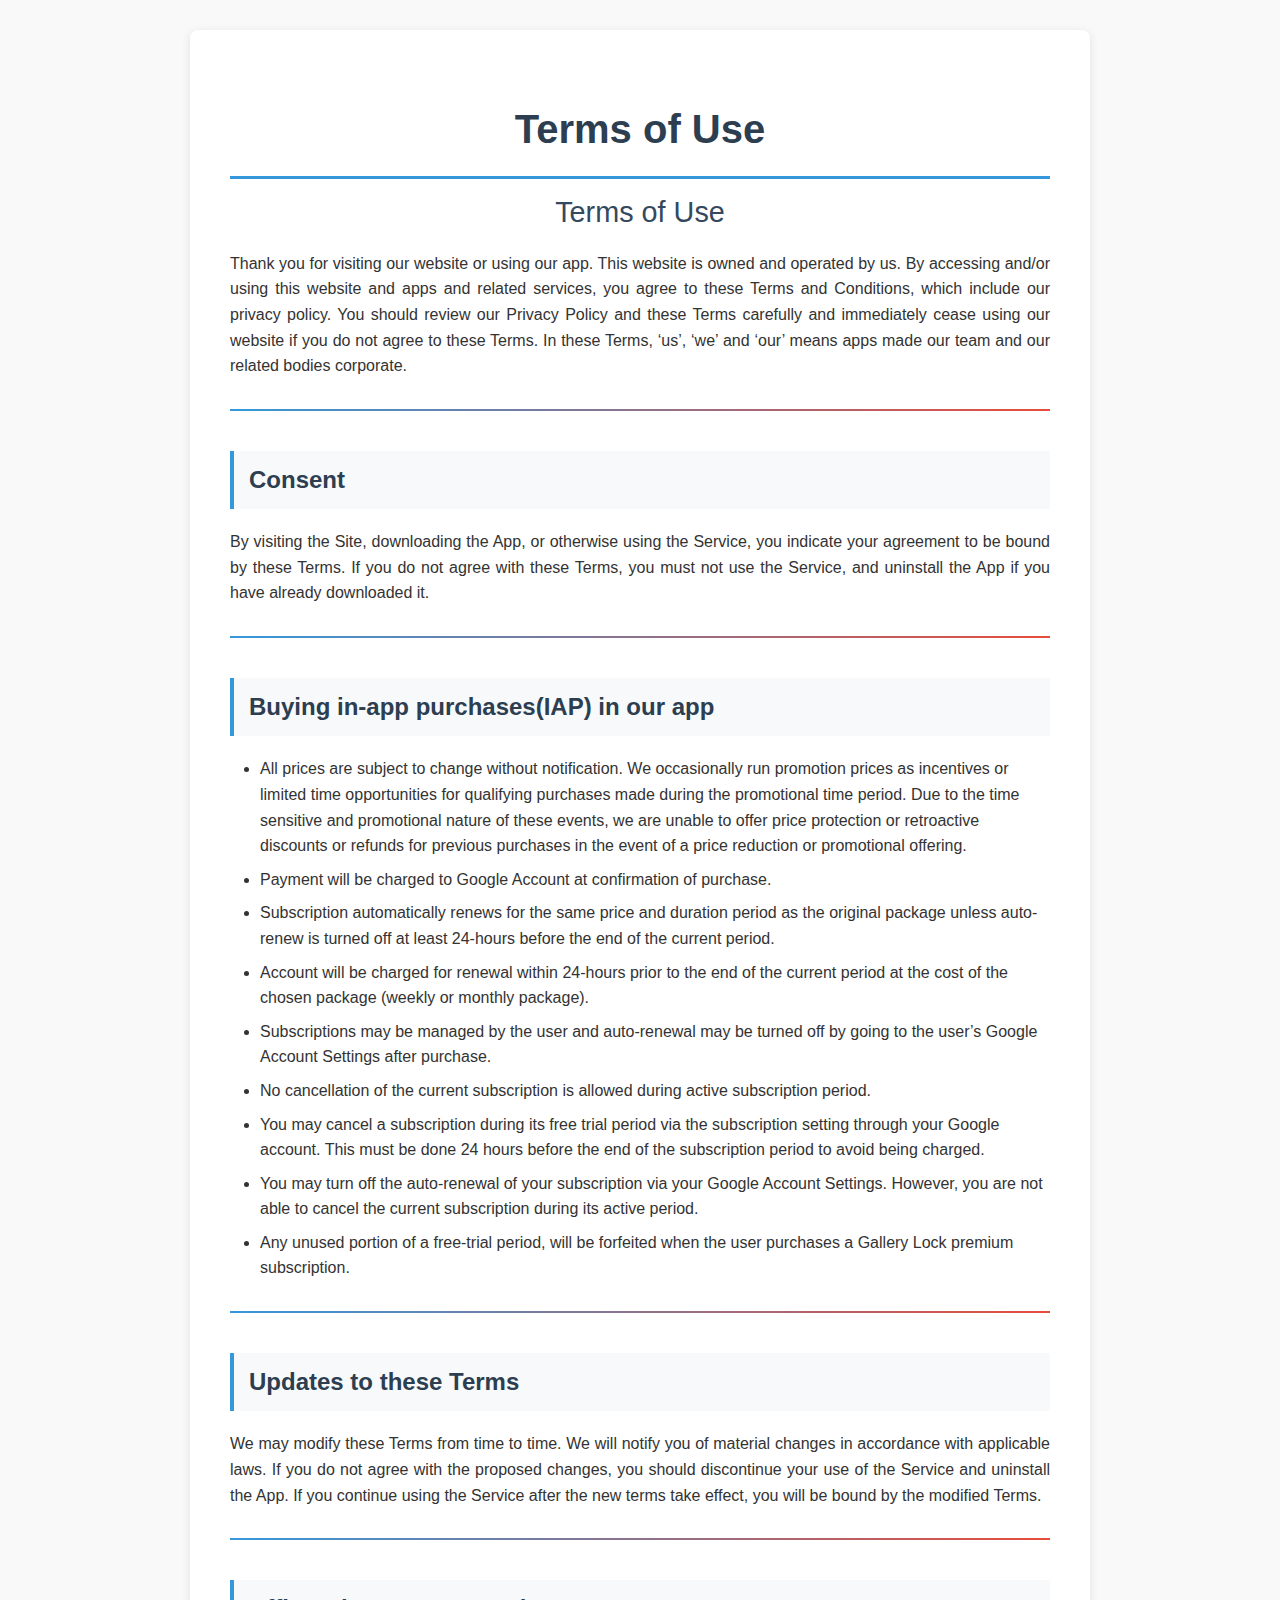
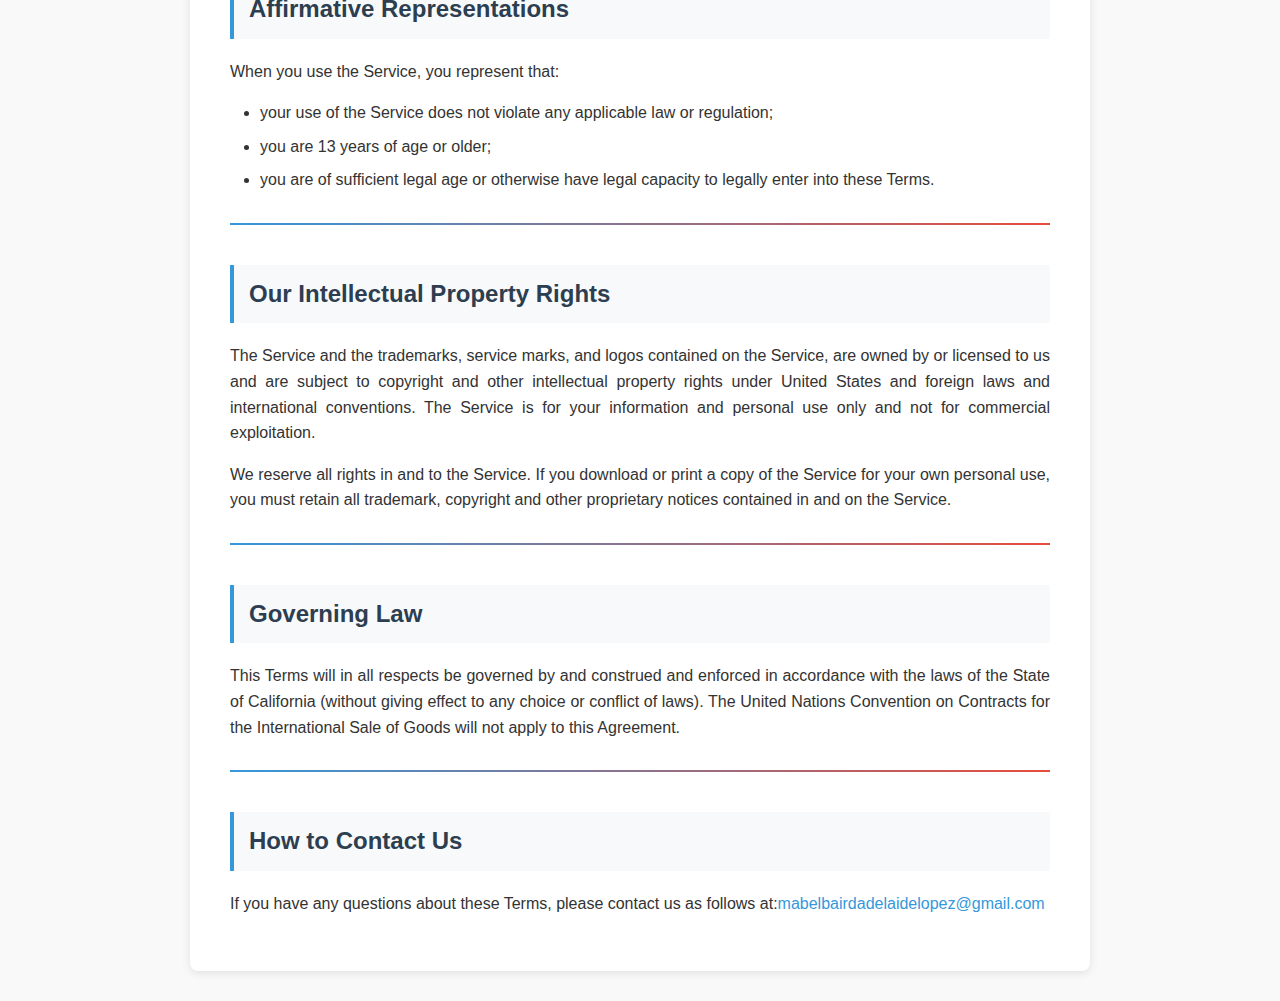
<file: Termsofuse.html>
<!DOCTYPE html>
<html lang="en">
<head>
    <meta charset="UTF-8">
    <meta name="viewport" content="width=device-width, initial-scale=1.0">
    <title>Terms of Use</title>
    <style>
        body {
            font-family: 'Segoe UI', Tahoma, Geneva, Verdana, sans-serif;
            line-height: 1.6;
            max-width: 900px;
            margin: 0 auto;
            padding: 30px 20px;
            color: #333;
            background-color: #f9f9f9;
        }
        
        .container {
            background-color: white;
            padding: 40px;
            border-radius: 8px;
            box-shadow: 0 2px 10px rgba(0,0,0,0.1);
        }
        
        h1 {
            color: #2c3e50;
            text-align: center;
            border-bottom: 3px solid #3498db;
            padding-bottom: 15px;
            margin-bottom: 10px;
            font-size: 2.5em;
        }
        
        .subtitle {
            text-align: center;
            font-size: 1.8em;
            color: #34495e;
            margin-bottom: 10px;
        }
        
        .update-date {
            text-align: center;
            font-style: italic;
            color: #666;
            margin-bottom: 40px;
            font-size: 1.1em;
        }
        
        h2 {
            color: #2c3e50;
            margin-top: 40px;
            margin-bottom: 20px;
            font-size: 1.5em;
            border-left: 4px solid #3498db;
            padding-left: 15px;
            background-color: #f8f9fa;
            padding: 10px 15px;
        }
        
        h3 {
            color: #34495e;
            margin-top: 30px;
            margin-bottom: 15px;
            font-size: 1.2em;
        }
        
        p {
            margin-bottom: 15px;
            text-align: justify;
            font-size: 1em;
        }
        
        ul {
            margin-bottom: 15px;
            padding-left: 30px;
        }
        
        li {
            margin-bottom: 8px;
        }
        
        .highlight {
            background-color: #fff3cd;
            padding: 2px 6px;
            border-radius: 4px;
            border: 1px solid #ffeaa7;
        }
        
        a {
            color: #3498db;
            text-decoration: none;
        }
        
        a:hover {
            text-decoration: underline;
            color: #2980b9;
        }
        
        strong {
            color: #2c3e50;
        }
        
        .section-divider {
            height: 2px;
            background: linear-gradient(to right, #3498db, #e74c3c);
            margin: 30px 0;
            border: none;
        }
        
        @media (max-width: 768px) {
            .container {
                padding: 20px;
            }
            
            h1 {
                font-size: 2em;
            }
            
            body {
                padding: 15px 10px;
            }
        }
    </style>
</head>
<body>
    <div class="container">
        <h1>Terms of Use</h1>
        
        <div class="subtitle">Terms of Use</div>
        
        <p>Thank you for visiting our website or using our app. This website is owned and operated by us. By accessing and/or using this website and apps and related services, you agree to these Terms and Conditions, which include our privacy policy. You should review our Privacy Policy and these Terms carefully and immediately cease using our website if you do not agree to these Terms. In these Terms, ‘us’, ‘we’ and ‘our’ means apps made our team and our related bodies corporate.</p>
        
        <hr class="section-divider">
        
        <h2>Consent</h2>
        
        <p>By visiting the Site, downloading the App, or otherwise using the Service, you indicate your agreement to be bound by these Terms. If you do not agree with these Terms, you must not use the Service, and uninstall the App if you have already downloaded it.</p>
        
        <hr class="section-divider">
        
        <h2>Buying in-app purchases(IAP) in our app</h2>
        
        <ul>
            <li>All prices are subject to change without notification. We occasionally run promotion prices as incentives or limited time opportunities for qualifying purchases made during the promotional time period. Due to the time sensitive and promotional nature of these events, we are unable to offer price protection or retroactive discounts or refunds for previous purchases in the event of a price reduction or promotional offering.</li>
            <li>Payment will be charged to Google Account at confirmation of purchase.</li>
            <li>Subscription automatically renews for the same price and duration period as the original package unless auto-renew is turned off at least 24-hours before the end of the current period.</li>
            <li>Account will be charged for renewal within 24-hours prior to the end of the current period at the cost of the chosen package (weekly or monthly package).</li>
            <li>Subscriptions may be managed by the user and auto-renewal may be turned off by going to the user’s Google Account Settings after purchase.</li>
            <li>No cancellation of the current subscription is allowed during active subscription period.</li>
            <li>You may cancel a subscription during its free trial period via the subscription setting through your Google account. This must be done 24 hours before the end of the subscription period to avoid being charged.</li>
            <li>You may turn off the auto-renewal of your subscription via your Google Account Settings. However, you are not able to cancel the current subscription during its active period.</li>
            <li>Any unused portion of a free-trial period, will be forfeited when the user purchases a Gallery Lock premium subscription.</li>
        </ul>
        
        <hr class="section-divider">
        
        <h2>Updates to these Terms</h2>
        
        <p>We may modify these Terms from time to time. We will notify you of material changes in accordance with applicable laws. If you do not agree with the proposed changes, you should discontinue your use of the Service and uninstall the App. If you continue using the Service after the new terms take effect, you will be bound by the modified Terms.</p>
        
        <hr class="section-divider">
        
        <h2>Affirmative Representations</h2>
        
        <p>When you use the Service, you represent that:</p>
        
        <ul>
            <li>your use of the Service does not violate any applicable law or regulation;</li>
            <li>you are 13 years of age or older;</li>
            <li>you are of sufficient legal age or otherwise have legal capacity to legally enter into these Terms.</li>
        </ul>
        
        <hr class="section-divider">
        
        <h2>Our Intellectual Property Rights</h2>
        
        <p>The Service and the trademarks, service marks, and logos contained on the Service, are owned by or licensed to us and are subject to copyright and other intellectual property rights under United States and foreign laws and international conventions. The Service is for your information and personal use only and not for commercial exploitation.</p>
        
        <p>We reserve all rights in and to the Service. If you download or print a copy of the Service for your own personal use, you must retain all trademark, copyright and other proprietary notices contained in and on the Service.</p>
        
        <hr class="section-divider">
        
        <h2>Governing Law</h2>
        
        <p>This Terms will in all respects be governed by and construed and enforced in accordance with the laws of the State of California (without giving effect to any choice or conflict of laws). The United Nations Convention on Contracts for the International Sale of Goods will not apply to this Agreement.</p>
        
        <hr class="section-divider">
        
        <h2>How to Contact Us</h2>
        
        <p>If you have any questions about these Terms, please contact us as follows at:<a href="mailto:mabelbairdadelaidelopez@gmail.com">mabelbairdadelaidelopez@gmail.com</a></p>
        
    </div>
</body>
</html>
</file>
<file: css/index.css>
/* HTML5 display-role reset for older browsers */
article, aside, details, figcaption, figure,
footer, header, hgroup, main, menu, nav, section {
    display: block;
}

/* HTML5 hidden-attribute fix for newer browsers */
*[hidden] {
    display: none;
}

html {
    box-sizing: border-box;
    height: 100%;
    -ms-text-size-adjust: 100%;
    background: #FFF;
}

body {
    font-family: "Open+Sans", sans-serif;
    font-weight: 400;
    -webkit-text-size-adjust: 100%;
    -webkit-font-smoothing: antialiased;
}

/*navbar start*/
.navbar-header {
    min-height: 100px;
}

.navbar {
    background-color: #167514 !important;
    /*border-color: #ffffff !important;*/
}

.navbar .navbar-brand {
    position: relative;
    min-height: 100px;

    background-image: url("../apple-icon-180x180.png");
    background-size: 76px 76px;
    background-repeat: no-repeat;
    background-position: left 50%;

    padding-left: 90px;
    padding-top: 40px;
    font-size: 30px;
    font-weight: bold;
    color: white;
}

@media (max-width: 767px) {
    .navbar .navbar-brand {
        margin-left: 15px;
    }
}

.navbar-brand > img {
    display: block;
    vertical-align: middle;
    height: 74px;
}

.navbar {
    margin-bottom: 0 !important;
}

.navbar-nav {
    padding-top: 30px;
}

.navbar-nav > li > a {
    display: inline-block;
    font-family: 'Open Sans', sans-serif;
    font-size: 15px;
    text-transform: capitalize;
    color: #fff !important;
    /*margin-left: 20px;*/
}
.navbar-nav > li > a:hover {
    color: #f9b64a !important;
}

.nav > li > a:focus, .nav > li > a:hover {
    text-decoration: none;
    background-color: transparent;
}

.navbar .navbar-toggle {
    border-color: #ffffff !important;
}

.navbar .navbar-toggle .icon-bar {
    background-color: #fff !important;
}

/*navbar end*/

/*title-bg start*/
.head-title-box {
    max-width: 700px;
    margin: 0 auto;
}

.title-bg {
    min-height: 400px;
    background-size: cover;
    padding-top: 100px;
    /*background: skyblue;*/
}

.head-title-box h1 {
    font-family: 'Open Sans', sans-serif;
    font-size: 50px;
    color: #444444;
    text-align: center;
    line-height: 1.5;
    text-shadow: 0 2px 4px rgba(0, 0, 0, 0.05);
}

.btn-box {
    padding-top: 40px;
    text-align: center;
}

.btn-box img {
    display: inline-block;
    /*width: 245px;*/
    height: 66px;
    margin: 10px;
}

/*title-bg end*/

/*bg-box begin*/
.bg-box {
    width: 100%;
    background: #010C2D;
    /*background: #121947;*/
    padding-bottom: 60px;
}

.features-item {
    margin-top: 90px;
}

.features-top {
    margin-top: 90px;
    font-size: 36px;
    color: #ffffff;
    font-family: 'Open Sans', sans-serif;
    font-weight: bold;
    line-height: 1.5;
}

.features-title {
    font-size: 50px;
    color: gold;
    /*color: #00C4FF;*/
    font-family: 'Open Sans', sans-serif;
    line-height: 1.5;
}

.features-subtitle {
    font-family: 'Open Sans', sans-serif;
    font-size: 36px;
    color: #ffffff;
    margin: 30px 0;
    line-height: 1.5;
}

@media (max-width: 768px) {
    .head-title-box h1 {
        font-size: 36px;
    }

    .features-top, .features-subtitle {
        font-size: 32px;
    }

    .features-title {
        font-size: 36px;
    }

    .features-item {
        margin-top: 30px;
    }
}

/*bg-box end*/

/*descPage start*/
#descPage {
    width: 100%;
    background: #FAFAFA;
    padding-top: 30px;
    padding-bottom: 30px;
}

#descPage p {
    font-family: 'Open Sans', sans-serif;
    font-size: 18px;
    line-height: 1.5;
}

#descPage li {
    font-family: 'Open Sans', sans-serif;
    font-size: 16px;
    line-height: 1.5;
}

/*descPage end*/

/*footer start*/
 .footer {
      background: #ffffff;   /* 底部背景色，可改 */
      padding: 20px 0;
    }

    .footer .row {
      display: flex;         /* 启用 Flex 布局 */
      gap: 20px;             /* 三列之间的间距 */
      max-width: 1200px;     /* 限制最大宽度，居中 */
      margin: 0 auto;
    }

    .footer .row > div {
      flex: 1;               /* 每列等宽 */
      box-sizing: border-box;
    }

    .footer-item h4 {
      margin-bottom: 10px;
    }

    .footer-item a {
      color: #333;
      text-decoration: none;
    }

    .footer-item a:hover {
      text-decoration: underline;
    }
.footer {
    padding-top: 50px;
}

.footer-item {
    flex: 1;
    display: inline-block;
    padding-left:30%;
    margin-top: 10px;
}

.footer-item h4 {
    height: 27px;
    line-height: 27px;
    font-family: 'Open Sans', sans-serif;
    font-weight: 600;
    font-size: 20px;
    color: #444444;
    margin-bottom: 20px;
}

.footer-item p {
    font-family: 'Open Sans', sans-serif;
    font-weight: 500;
    font-size: 16px;
    color: #444444;
    line-height: 32px;
}

.footer-item a {
    color: #000000;
    /*text-decoration: none;*/
}

.footer .copyright {
    font-family: 'Open Sans', sans-serif;
    font-size: 16px;
    color: #444444;
    text-align: center;
    padding: 30px
}

/*footer end*/

i {
    word-break: break-all !important;
}
</file>
